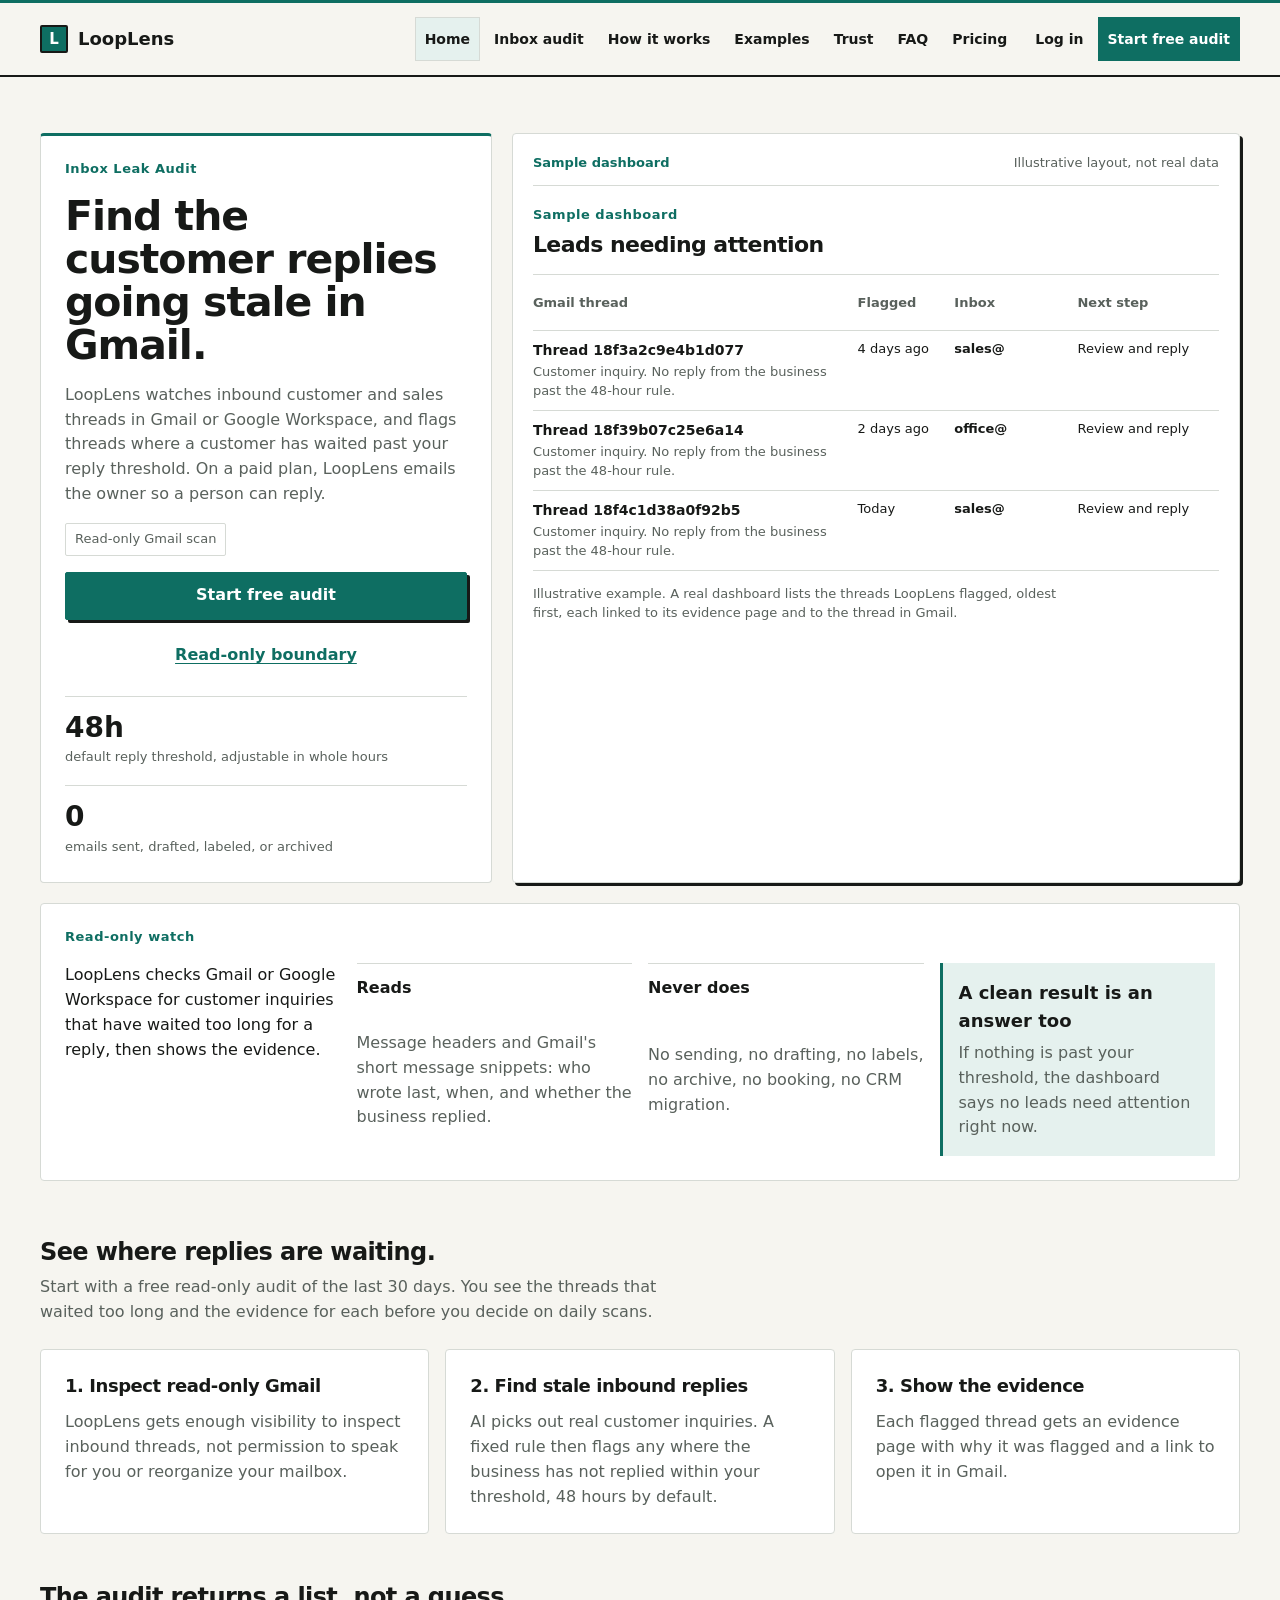
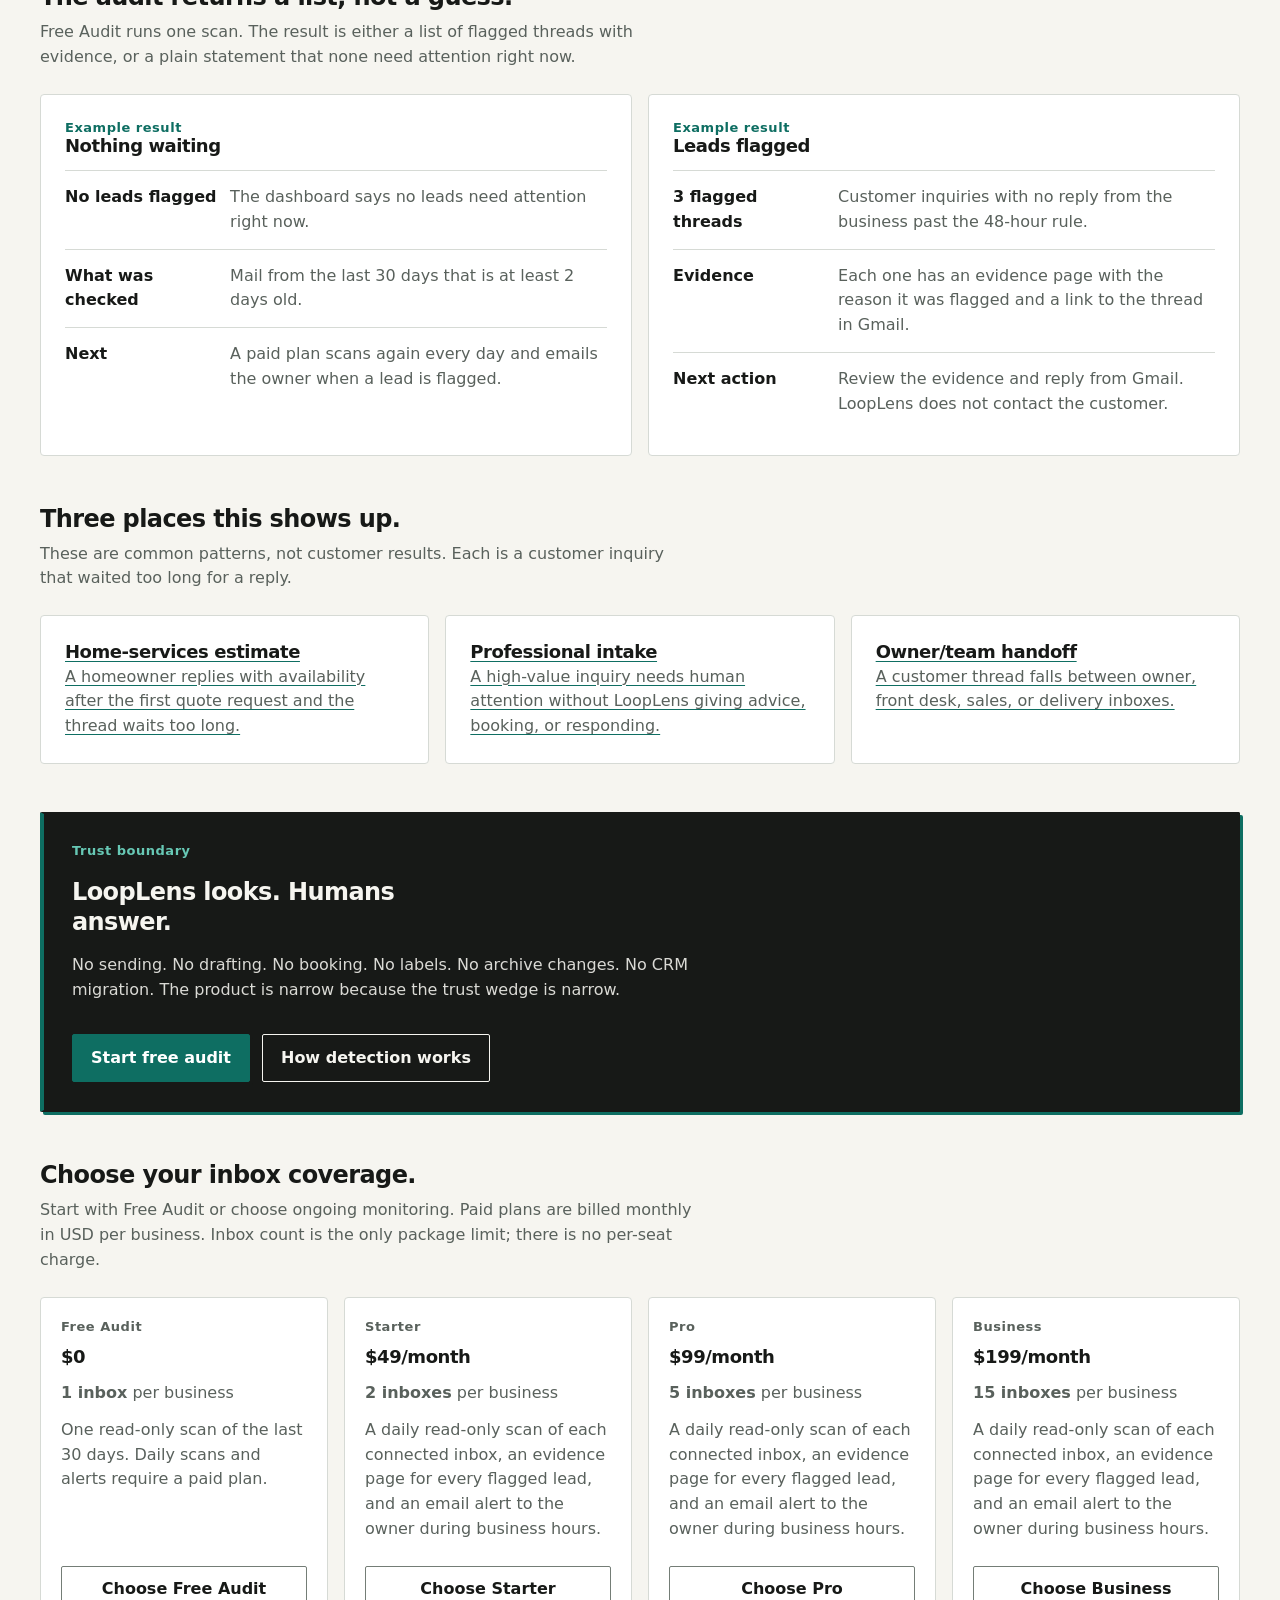
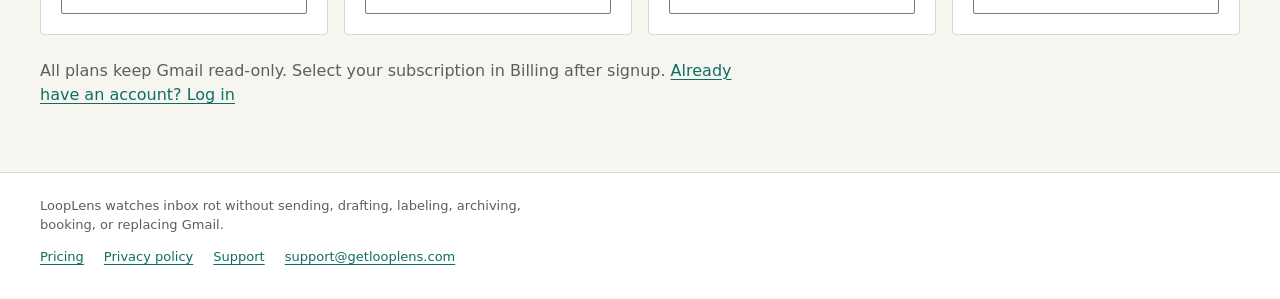
<file: index.html>
<!doctype html>
<html lang="en">
<head>
  <meta charset="utf-8" />
  <meta name="viewport" content="width=device-width, initial-scale=1" />
  <meta name="color-scheme" content="light dark" />
  <title>LoopLens | Read-only lead rot detection</title>
  <meta name="description" content="LoopLens is read-only lead rot detection for Gmail and Google Workspace inboxes." />
  <link rel="stylesheet" href="styles.css" />
</head>
<body>
  <a class="skip-link" href="#main">Skip to content</a>
  <header class="site-header">
  <div class="header-inner">
    <a class="brand" href="./"><span class="mark" aria-hidden="true"></span><span>LoopLens</span></a>
    <nav class="nav desktop-nav" aria-label="Primary">
        <a href="./" aria-current="page">Home</a>
        <a href="audit.html">Inbox audit</a>
        <a href="how-it-works.html">How it works</a>
        <a href="examples.html">Examples</a>
        <a href="trust.html">Trust</a>
        <a href="faq.html">FAQ</a>
        <a href="pricing.html">Pricing</a>
        <a class="nav-login" data-app-path="/login" href="https://app.getlooplens.com/login">Log in</a>
        <a class="primary" data-app-path="/signup?plan=free_audit" href="https://app.getlooplens.com/signup?plan=free_audit">Start free audit</a>
    </nav>
    <details class="mobile-menu">
      <summary>Menu</summary>
      <div class="mobile-menu-panel">
        <nav class="nav" aria-label="Mobile">
        <a href="./" aria-current="page">Home</a>
        <a href="audit.html">Inbox audit</a>
        <a href="how-it-works.html">How it works</a>
        <a href="examples.html">Examples</a>
        <a href="trust.html">Trust</a>
        <a href="faq.html">FAQ</a>
        <a href="pricing.html">Pricing</a>
        <a class="nav-login" data-app-path="/login" href="https://app.getlooplens.com/login">Log in</a>
        <a class="primary" data-app-path="/signup?plan=free_audit" href="https://app.getlooplens.com/signup?plan=free_audit">Start free audit</a>
        </nav>
      </div>
    </details>
  </div>
</header>

  <main id="main" class="site-main site-main--wide">
    <section class="audit-hero">
      <aside class="audit-summary">
        <p class="eyebrow">Inbox Leak Audit</p>
        <h1>Find the customer replies going stale in Gmail.</h1>
        <p>LoopLens watches inbound customer and sales threads in Gmail or Google Workspace, and flags threads where a customer has waited past your reply threshold. On a paid plan, LoopLens emails the owner so a person can reply.</p>
        <div class="stamp">Read-only Gmail scan</div>
        <div class="actions hero-actions">
          <a class="button primary hero-primary" data-app-path="/signup?plan=free_audit" href="https://app.getlooplens.com/signup?plan=free_audit">Start free audit</a>
          <a class="button hero-secondary" href="trust.html">Read-only boundary</a>
        </div>
        <div class="metric"><strong>48h</strong><span>default reply threshold, adjustable in whole hours</span></div>
        <div class="metric"><strong>0</strong><span>emails sent, drafted, labeled, or archived</span></div>
      </aside>

      <section class="audit-sheet sample-report" aria-label="Sample inbox leak audit report">
        <div class="report-artifact-top">
          <span>Sample dashboard</span>
          <span>Illustrative layout, not real data</span>
        </div>
        <div class="sample-watermark">Sample</div>
        <div class="sheet-banner">
          <div>
            <p class="kicker">Sample dashboard</p>
            <h2>Leads needing attention</h2>
          </div>
        </div>
        <div class="sheet-head"><div>Gmail thread</div><div>Flagged</div><div>Inbox</div><div>Next step</div></div>
        <div class="thread-row">
          <div><div class="subject">Thread 18f3a2c9e4b1d077</div><div class="why">Customer inquiry. No reply from the business past the 48-hour rule.</div></div>
          <div class="age" data-label="Flagged">4 days ago</div><div class="owner" data-label="Inbox">sales@</div><div class="risk" data-label="Next step">Review and reply</div>
        </div>
        <div class="thread-row">
          <div><div class="subject">Thread 18f39b07c25e6a14</div><div class="why">Customer inquiry. No reply from the business past the 48-hour rule.</div></div>
          <div class="age" data-label="Flagged">2 days ago</div><div class="owner" data-label="Inbox">office@</div><div class="risk" data-label="Next step">Review and reply</div>
        </div>
        <div class="thread-row">
          <div><div class="subject">Thread 18f4c1d38a0f92b5</div><div class="why">Customer inquiry. No reply from the business past the 48-hour rule.</div></div>
          <div class="age" data-label="Flagged">Today</div><div class="owner" data-label="Inbox">sales@</div><div class="risk" data-label="Next step">Review and reply</div>
        </div>
        <p class="sample-report-note">Illustrative example. A real dashboard lists the threads LoopLens flagged, oldest first, each linked to its evidence page and to the thread in Gmail.</p>
      </section>

      <aside class="audit-scope">
        <p class="kicker">Read-only watch</p>
        <p>LoopLens checks Gmail or Google Workspace for customer inquiries that have waited too long for a reply, then shows the evidence.</p>
        <div class="rule"><b>Reads</b><span>Message headers and Gmail's short message snippets: who wrote last, when, and whether the business replied.</span></div>
        <div class="rule"><b>Never does</b><span>No sending, no drafting, no labels, no archive, no booking, no CRM migration.</span></div>
        <div class="proof-note"><strong>A clean result is an answer too</strong><span>If nothing is past your threshold, the dashboard says no leads need attention right now.</span></div>
      </aside>
    </section>

    <section class="section">
      <div class="section-head">
        <h2>See where replies are waiting.</h2>
        <p>Start with a free read-only audit of the last 30 days. You see the threads that waited too long and the evidence for each before you decide on daily scans.</p>
      </div>
      <div class="grid-3">
        <div class="panel"><h3>1. Inspect read-only Gmail</h3><p>LoopLens gets enough visibility to inspect inbound threads, not permission to speak for you or reorganize your mailbox.</p></div>
        <div class="panel"><h3>2. Find stale inbound replies</h3><p>AI picks out real customer inquiries. A fixed rule then flags any where the business has not replied within your threshold, 48 hours by default.</p></div>
        <div class="panel"><h3>3. Show the evidence</h3><p>Each flagged thread gets an evidence page with why it was flagged and a link to open it in Gmail.</p></div>
      </div>
    </section>

    <section class="section" id="audit-report">
      <div class="section-head">
        <h2>The audit returns a list, not a guess.</h2>
        <p>Free Audit runs one scan. The result is either a list of flagged threads with evidence, or a plain statement that none need attention right now.</p>
      </div>
      <div class="split">
        <article class="report-card">
          <div class="score-top">
            <div><div class="label">Example result</div><h3>Nothing waiting</h3></div>
          </div>
          <div class="report-list">
            <div class="report-row"><strong>No leads flagged</strong><span>The dashboard says no leads need attention right now.</span></div>
            <div class="report-row"><strong>What was checked</strong><span>Mail from the last 30 days that is at least 2 days old.</span></div>
            <div class="report-row"><strong>Next</strong><span>A paid plan scans again every day and emails the owner when a lead is flagged.</span></div>
          </div>
        </article>
        <article class="report-card">
          <div class="score-top">
            <div><div class="label">Example result</div><h3>Leads flagged</h3></div>
          </div>
          <div class="report-list">
            <div class="report-row"><strong>3 flagged threads</strong><span>Customer inquiries with no reply from the business past the 48-hour rule.</span></div>
            <div class="report-row"><strong>Evidence</strong><span>Each one has an evidence page with the reason it was flagged and a link to the thread in Gmail.</span></div>
            <div class="report-row"><strong>Next action</strong><span>Review the evidence and reply from Gmail. LoopLens does not contact the customer.</span></div>
          </div>
        </article>
      </div>
    </section>

    <section class="section">
      <div class="section-head">
        <h2>Three places this shows up.</h2>
        <p>These are common patterns, not customer results. Each is a customer inquiry that waited too long for a reply.</p>
      </div>
      <div class="grid-3">
        <a class="example-card" href="examples.html#home-services"><h3>Home-services estimate</h3><p>A homeowner replies with availability after the first quote request and the thread waits too long.</p></a>
        <a class="example-card" href="examples.html#professional-intake"><h3>Professional intake</h3><p>A high-value inquiry needs human attention without LoopLens giving advice, booking, or responding.</p></a>
        <a class="example-card" href="examples.html#handoff"><h3>Owner/team handoff</h3><p>A customer thread falls between owner, front desk, sales, or delivery inboxes.</p></a>
      </div>
    </section>

    <section class="section">
      <div class="callout">
        <p class="eyebrow">Trust boundary</p>
        <h2>LoopLens looks. Humans answer.</h2>
        <p>No sending. No drafting. No booking. No labels. No archive changes. No CRM migration. The product is narrow because the trust wedge is narrow.</p>
        <div class="actions">
          <a class="button primary" data-app-path="/signup?plan=free_audit" href="https://app.getlooplens.com/signup?plan=free_audit">Start free audit</a>
          <a class="button" href="how-it-works.html">How detection works</a>
        </div>
      </div>
    </section>

    <section class="section" id="plans" aria-label="LoopLens packages">
      <div class="section-head">
        <h2>Choose your inbox coverage.</h2>
        <p>Start with Free Audit or choose ongoing monitoring. Paid plans are billed monthly in USD per business. Inbox count is the only package limit; there is no per-seat charge.</p>
      </div>
      <div class="pricing-grid">
        <article class="panel" data-plan="free_audit">
          <p class="label">Free Audit</p>
          <h3>$0</h3>
          <p><strong>1 inbox</strong> per business</p>
          <p>One read-only scan of the last 30 days. Daily scans and alerts require a paid plan.</p>
          <div class="actions"><a class="button" data-app-path="/signup?plan=free_audit" href="https://app.getlooplens.com/signup?plan=free_audit">Choose Free Audit</a></div>
        </article>
        <article class="panel" data-plan="starter">
          <p class="label">Starter</p>
          <h3>$49/month</h3>
          <p><strong>2 inboxes</strong> per business</p>
          <p>A daily read-only scan of each connected inbox, an evidence page for every flagged lead, and an email alert to the owner during business hours.</p>
          <div class="actions"><a class="button" data-app-path="/signup?plan=starter" href="https://app.getlooplens.com/signup?plan=starter">Choose Starter</a></div>
        </article>
        <article class="panel" data-plan="pro">
          <p class="label">Pro</p>
          <h3>$99/month</h3>
          <p><strong>5 inboxes</strong> per business</p>
          <p>A daily read-only scan of each connected inbox, an evidence page for every flagged lead, and an email alert to the owner during business hours.</p>
          <div class="actions"><a class="button" data-app-path="/signup?plan=pro" href="https://app.getlooplens.com/signup?plan=pro">Choose Pro</a></div>
        </article>
        <article class="panel" data-plan="business">
          <p class="label">Business</p>
          <h3>$199/month</h3>
          <p><strong>15 inboxes</strong> per business</p>
          <p>A daily read-only scan of each connected inbox, an evidence page for every flagged lead, and an email alert to the owner during business hours.</p>
          <div class="actions"><a class="button" data-app-path="/signup?plan=business" href="https://app.getlooplens.com/signup?plan=business">Choose Business</a></div>
        </article>
      </div>
      <p>All plans keep Gmail read-only. Select your subscription in Billing after signup. <a class="" data-app-path="/login" href="https://app.getlooplens.com/login">Already have an account? Log in</a></p>
    </section>
  </main>

  <footer class="footer"><div class="footer-inner"><p>LoopLens watches inbox rot without sending, drafting, labeling, archiving, booking, or replacing Gmail.</p><nav class="footer-nav" aria-label="Legal and support"><a href="pricing.html">Pricing</a><a href="privacy.html">Privacy policy</a><a href="support">Support</a><a href="mailto:support@getlooplens.com">support@getlooplens.com</a></nav></div></footer>
</body>
</html>
</file>
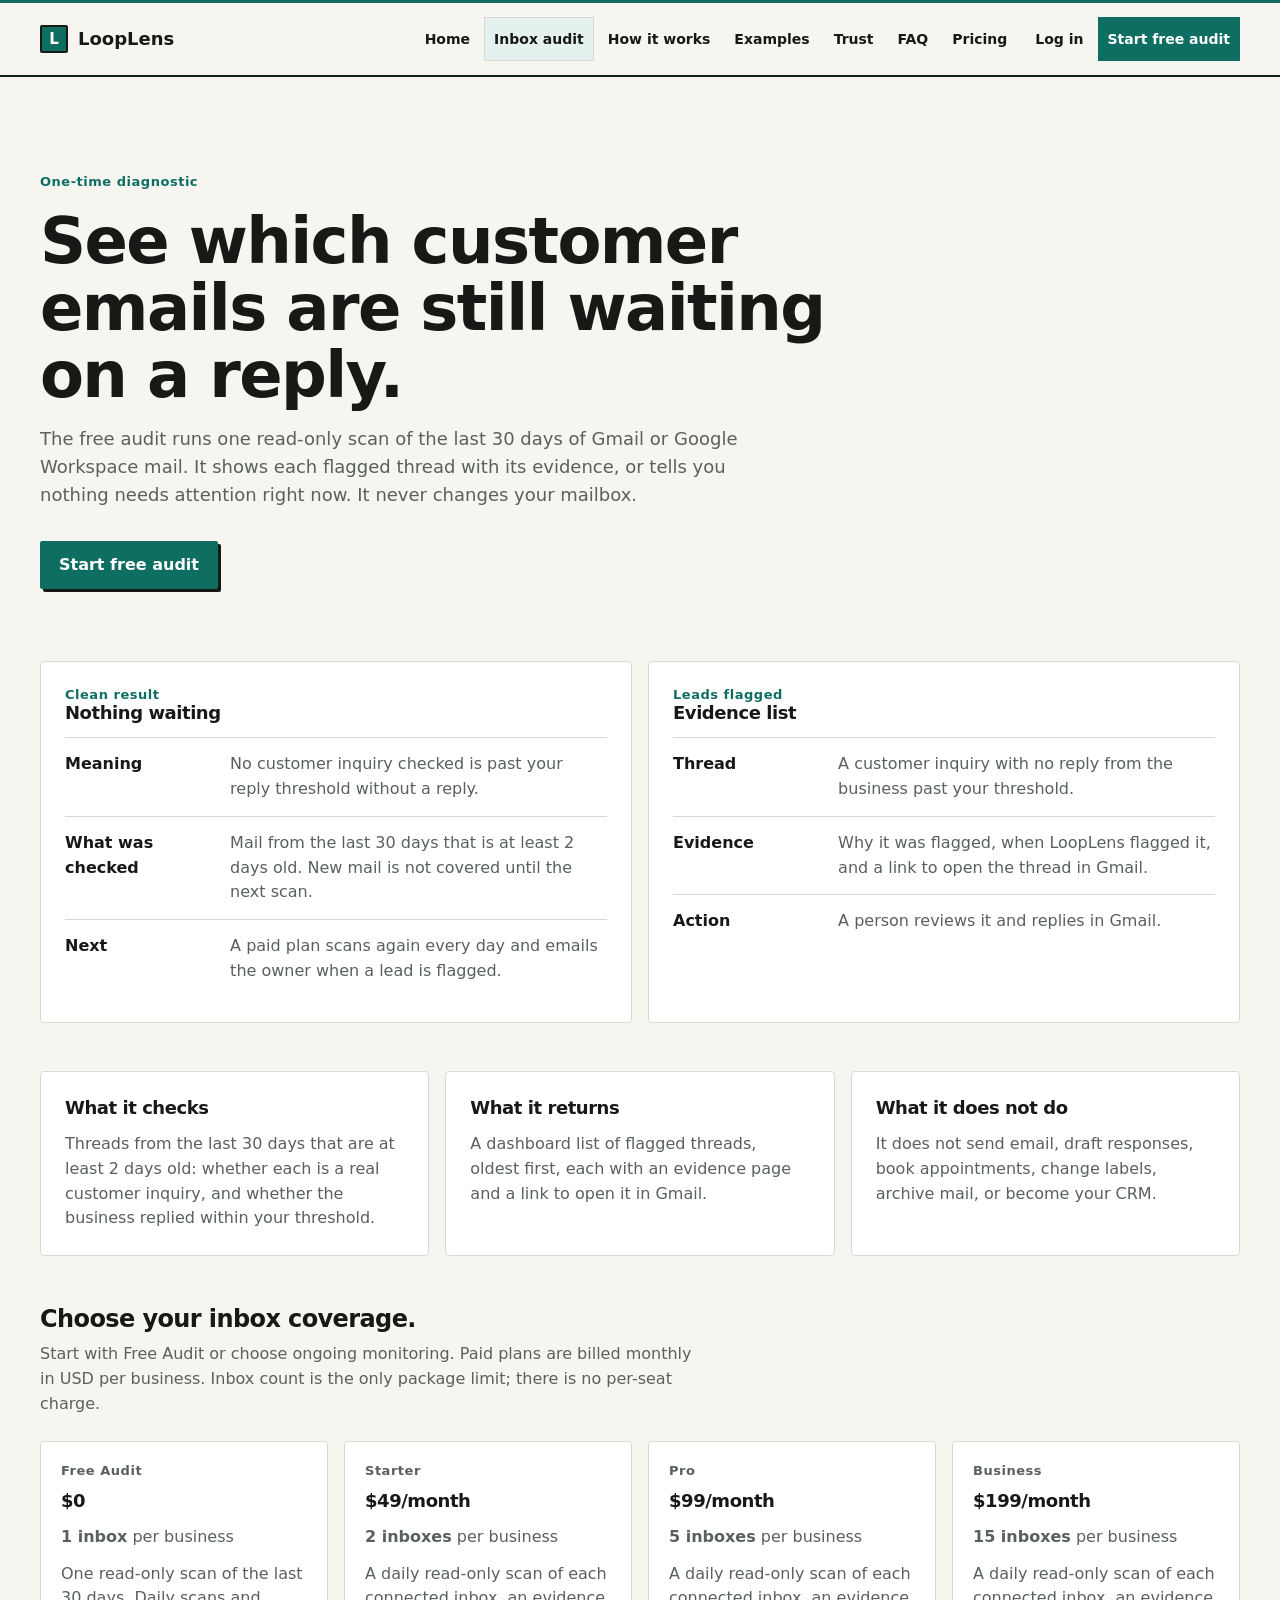
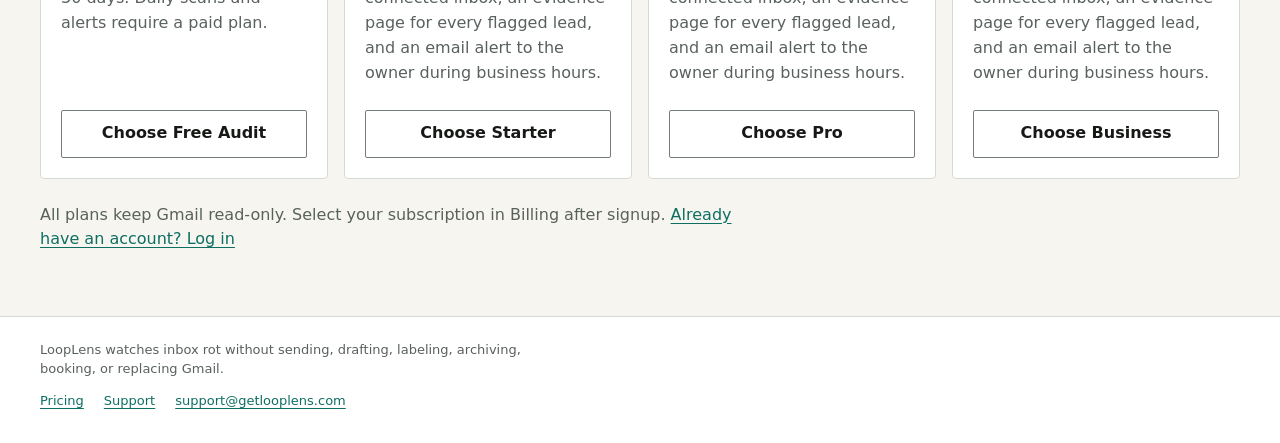
<file: audit.html>
<!doctype html>
<html lang="en">
<head>
  <meta charset="utf-8" />
  <meta name="viewport" content="width=device-width, initial-scale=1" />
  <meta name="color-scheme" content="light dark" />
  <title>Inbox Leak Audit | LoopLens</title>
  <link rel="stylesheet" href="styles.css" />
</head>
<body>
  <a class="skip-link" href="#main">Skip to content</a>
  <header class="site-header">
  <div class="header-inner">
    <a class="brand" href="./"><span class="mark" aria-hidden="true"></span><span>LoopLens</span></a>
    <nav class="nav desktop-nav" aria-label="Primary">
        <a href="./">Home</a>
        <a href="audit.html" aria-current="page">Inbox audit</a>
        <a href="how-it-works.html">How it works</a>
        <a href="examples.html">Examples</a>
        <a href="trust.html">Trust</a>
        <a href="faq.html">FAQ</a>
        <a href="pricing.html">Pricing</a>
        <a class="nav-login" data-app-path="/login" href="https://app.getlooplens.com/login">Log in</a>
        <a class="primary" data-app-path="/signup?plan=free_audit" href="https://app.getlooplens.com/signup?plan=free_audit">Start free audit</a>
    </nav>
    <details class="mobile-menu">
      <summary>Menu</summary>
      <div class="mobile-menu-panel">
        <nav class="nav" aria-label="Mobile">
        <a href="./">Home</a>
        <a href="audit.html" aria-current="page">Inbox audit</a>
        <a href="how-it-works.html">How it works</a>
        <a href="examples.html">Examples</a>
        <a href="trust.html">Trust</a>
        <a href="faq.html">FAQ</a>
        <a href="pricing.html">Pricing</a>
        <a class="nav-login" data-app-path="/login" href="https://app.getlooplens.com/login">Log in</a>
        <a class="primary" data-app-path="/signup?plan=free_audit" href="https://app.getlooplens.com/signup?plan=free_audit">Start free audit</a>
        </nav>
      </div>
    </details>
  </div>
</header>
  <main id="main" class="site-main site-main--wide">
    <section class="page-hero">
      <p class="eyebrow">One-time diagnostic</p>
      <h1>See which customer emails are still waiting on a reply.</h1>
      <p class="lede">The free audit runs one read-only scan of the last 30 days of Gmail or Google Workspace mail. It shows each flagged thread with its evidence, or tells you nothing needs attention right now. It never changes your mailbox.</p>
      <div class="actions"><a class="button primary" data-app-path="/signup?plan=free_audit" href="https://app.getlooplens.com/signup?plan=free_audit">Start free audit</a></div>
    </section>
    <section class="section">
      <div class="split">
        <article class="report-card">
          <div class="score-top"><div><div class="label">Clean result</div><h3>Nothing waiting</h3></div></div>
          <div class="report-list">
            <div class="report-row"><strong>Meaning</strong><span>No customer inquiry checked is past your reply threshold without a reply.</span></div>
            <div class="report-row"><strong>What was checked</strong><span>Mail from the last 30 days that is at least 2 days old. New mail is not covered until the next scan.</span></div>
            <div class="report-row"><strong>Next</strong><span>A paid plan scans again every day and emails the owner when a lead is flagged.</span></div>
          </div>
        </article>
        <article class="report-card">
          <div class="score-top"><div><div class="label">Leads flagged</div><h3>Evidence list</h3></div></div>
          <div class="report-list">
            <div class="report-row"><strong>Thread</strong><span>A customer inquiry with no reply from the business past your threshold.</span></div>
            <div class="report-row"><strong>Evidence</strong><span>Why it was flagged, when LoopLens flagged it, and a link to open the thread in Gmail.</span></div>
            <div class="report-row"><strong>Action</strong><span>A person reviews it and replies in Gmail.</span></div>
          </div>
        </article>
      </div>
    </section>
    <section class="section">
      <div class="grid-3">
        <div class="panel"><h3>What it checks</h3><p>Threads from the last 30 days that are at least 2 days old: whether each is a real customer inquiry, and whether the business replied within your threshold.</p></div>
        <div class="panel"><h3>What it returns</h3><p>A dashboard list of flagged threads, oldest first, each with an evidence page and a link to open it in Gmail.</p></div>
        <div class="panel"><h3>What it does not do</h3><p>It does not send email, draft responses, book appointments, change labels, archive mail, or become your CRM.</p></div>
      </div>
    </section>

    <section class="section" id="plans" aria-label="LoopLens packages">
      <div class="section-head">
        <h2>Choose your inbox coverage.</h2>
        <p>Start with Free Audit or choose ongoing monitoring. Paid plans are billed monthly in USD per business. Inbox count is the only package limit; there is no per-seat charge.</p>
      </div>
      <div class="pricing-grid">
        <article class="panel" data-plan="free_audit">
          <p class="label">Free Audit</p>
          <h3>$0</h3>
          <p><strong>1 inbox</strong> per business</p>
          <p>One read-only scan of the last 30 days. Daily scans and alerts require a paid plan.</p>
          <div class="actions"><a class="button" data-app-path="/signup?plan=free_audit" href="https://app.getlooplens.com/signup?plan=free_audit">Choose Free Audit</a></div>
        </article>
        <article class="panel" data-plan="starter">
          <p class="label">Starter</p>
          <h3>$49/month</h3>
          <p><strong>2 inboxes</strong> per business</p>
          <p>A daily read-only scan of each connected inbox, an evidence page for every flagged lead, and an email alert to the owner during business hours.</p>
          <div class="actions"><a class="button" data-app-path="/signup?plan=starter" href="https://app.getlooplens.com/signup?plan=starter">Choose Starter</a></div>
        </article>
        <article class="panel" data-plan="pro">
          <p class="label">Pro</p>
          <h3>$99/month</h3>
          <p><strong>5 inboxes</strong> per business</p>
          <p>A daily read-only scan of each connected inbox, an evidence page for every flagged lead, and an email alert to the owner during business hours.</p>
          <div class="actions"><a class="button" data-app-path="/signup?plan=pro" href="https://app.getlooplens.com/signup?plan=pro">Choose Pro</a></div>
        </article>
        <article class="panel" data-plan="business">
          <p class="label">Business</p>
          <h3>$199/month</h3>
          <p><strong>15 inboxes</strong> per business</p>
          <p>A daily read-only scan of each connected inbox, an evidence page for every flagged lead, and an email alert to the owner during business hours.</p>
          <div class="actions"><a class="button" data-app-path="/signup?plan=business" href="https://app.getlooplens.com/signup?plan=business">Choose Business</a></div>
        </article>
      </div>
      <p>All plans keep Gmail read-only. Select your subscription in Billing after signup. <a class="" data-app-path="/login" href="https://app.getlooplens.com/login">Already have an account? Log in</a></p>
    </section>
  </main>
  <footer class="footer"><div class="footer-inner"><p>LoopLens watches inbox rot without sending, drafting, labeling, archiving, booking, or replacing Gmail.</p><nav class="footer-nav" aria-label="Legal and support"><a href="pricing.html">Pricing</a><a href="support">Support</a><a href="mailto:support@getlooplens.com">support@getlooplens.com</a></nav></div></footer>
</body>
</html>
</file>
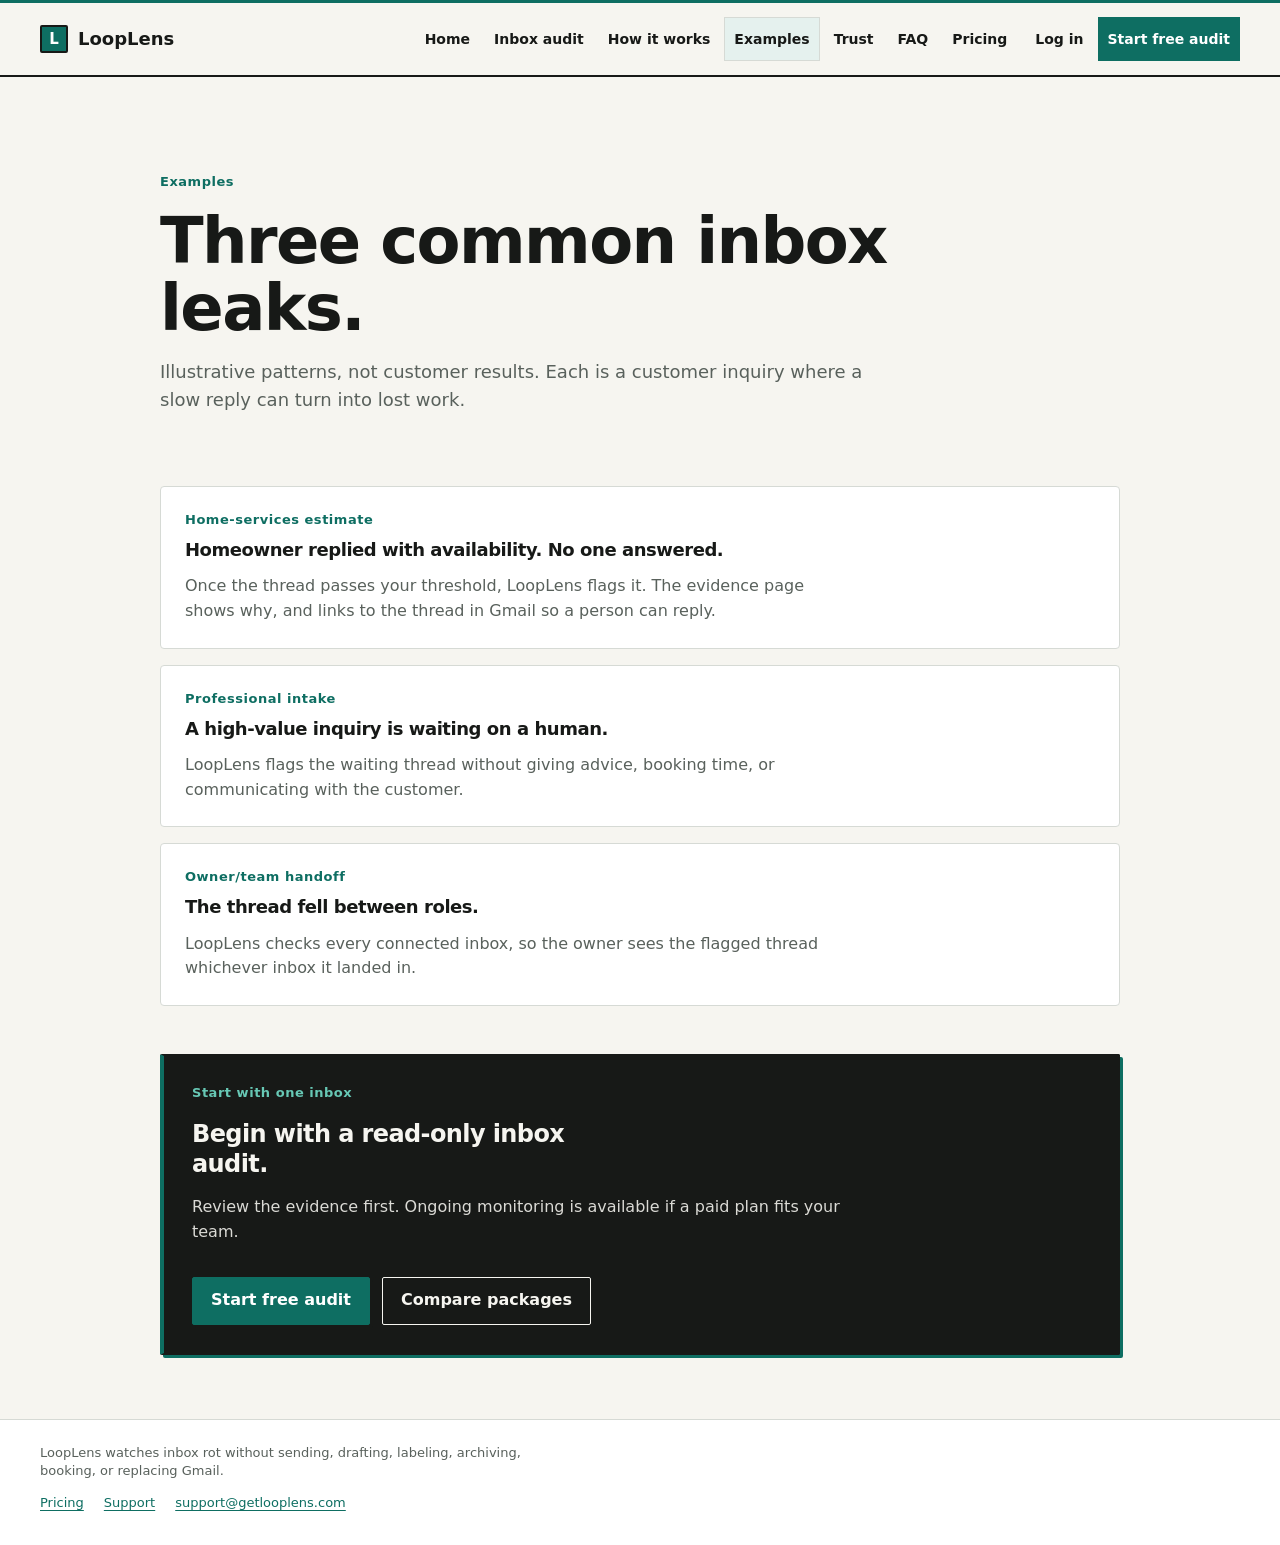
<file: examples.html>
<!doctype html>
<html lang="en">
<head><meta charset="utf-8" /><meta name="viewport" content="width=device-width, initial-scale=1" /><meta name="color-scheme" content="light dark" /><title>Examples | LoopLens</title><link rel="stylesheet" href="styles.css" /></head>
<body>
  <a class="skip-link" href="#main">Skip to content</a>
  <header class="site-header">
  <div class="header-inner">
    <a class="brand" href="./"><span class="mark" aria-hidden="true"></span><span>LoopLens</span></a>
    <nav class="nav desktop-nav" aria-label="Primary">
        <a href="./">Home</a>
        <a href="audit.html">Inbox audit</a>
        <a href="how-it-works.html">How it works</a>
        <a href="examples.html" aria-current="page">Examples</a>
        <a href="trust.html">Trust</a>
        <a href="faq.html">FAQ</a>
        <a href="pricing.html">Pricing</a>
        <a class="nav-login" data-app-path="/login" href="https://app.getlooplens.com/login">Log in</a>
        <a class="primary" data-app-path="/signup?plan=free_audit" href="https://app.getlooplens.com/signup?plan=free_audit">Start free audit</a>
    </nav>
    <details class="mobile-menu">
      <summary>Menu</summary>
      <div class="mobile-menu-panel">
        <nav class="nav" aria-label="Mobile">
        <a href="./">Home</a>
        <a href="audit.html">Inbox audit</a>
        <a href="how-it-works.html">How it works</a>
        <a href="examples.html" aria-current="page">Examples</a>
        <a href="trust.html">Trust</a>
        <a href="faq.html">FAQ</a>
        <a href="pricing.html">Pricing</a>
        <a class="nav-login" data-app-path="/login" href="https://app.getlooplens.com/login">Log in</a>
        <a class="primary" data-app-path="/signup?plan=free_audit" href="https://app.getlooplens.com/signup?plan=free_audit">Start free audit</a>
        </nav>
      </div>
    </details>
  </div>
</header>
  <main id="main" class="site-main">
    <section class="page-hero"><p class="eyebrow">Examples</p><h1>Three common inbox leaks.</h1><p class="lede">Illustrative patterns, not customer results. Each is a customer inquiry where a slow reply can turn into lost work.</p></section>
    <section class="section stack">
      <article class="report-card" id="home-services"><div class="label">Home-services estimate</div><h3>Homeowner replied with availability. No one answered.</h3><p>Once the thread passes your threshold, LoopLens flags it. The evidence page shows why, and links to the thread in Gmail so a person can reply.</p></article>
      <article class="report-card" id="professional-intake"><div class="label">Professional intake</div><h3>A high-value inquiry is waiting on a human.</h3><p>LoopLens flags the waiting thread without giving advice, booking time, or communicating with the customer.</p></article>
      <article class="report-card" id="handoff"><div class="label">Owner/team handoff</div><h3>The thread fell between roles.</h3><p>LoopLens checks every connected inbox, so the owner sees the flagged thread whichever inbox it landed in.</p></article>
    </section>

    <section class="section page-end-cta">
      <div class="callout">
        <p class="eyebrow">Start with one inbox</p>
        <h2>Begin with a read-only inbox audit.</h2>
        <p>Review the evidence first. Ongoing monitoring is available if a paid plan fits your team.</p>
        <div class="actions">
          <a class="button primary" data-app-path="/signup?plan=free_audit" href="https://app.getlooplens.com/signup?plan=free_audit">Start free audit</a>
          <a class="button" href="pricing.html">Compare packages</a>
        </div>
      </div>
    </section>
  </main>
  <footer class="footer"><div class="footer-inner"><p>LoopLens watches inbox rot without sending, drafting, labeling, archiving, booking, or replacing Gmail.</p><nav class="footer-nav" aria-label="Legal and support"><a href="pricing.html">Pricing</a><a href="support">Support</a><a href="mailto:support@getlooplens.com">support@getlooplens.com</a></nav></div></footer>
</body>
</html>
</file>
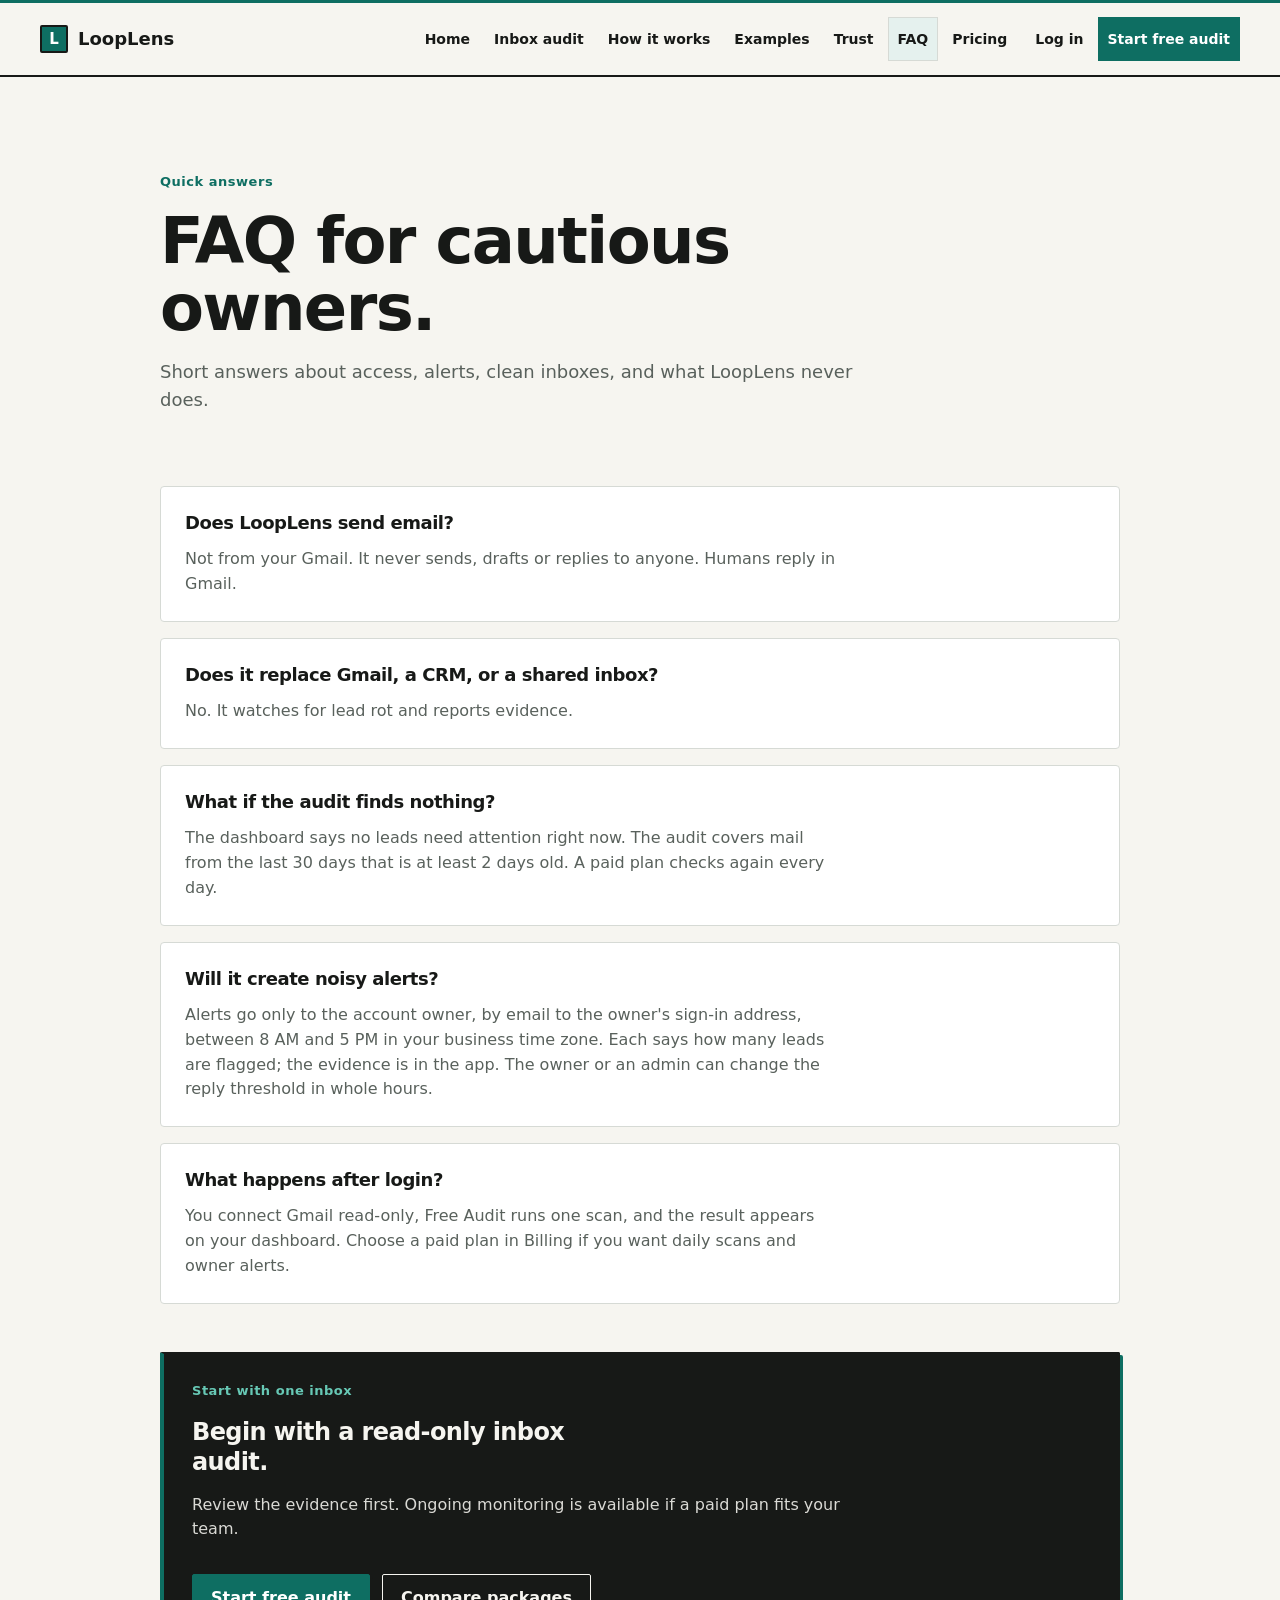
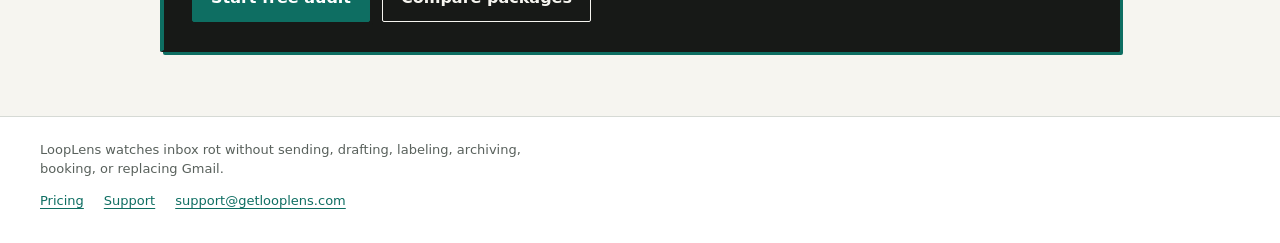
<file: faq.html>
<!doctype html>
<html lang="en">
<head><meta charset="utf-8" /><meta name="viewport" content="width=device-width, initial-scale=1" /><meta name="color-scheme" content="light dark" /><title>FAQ | LoopLens</title><link rel="stylesheet" href="styles.css" /></head>
<body>
  <a class="skip-link" href="#main">Skip to content</a>
  <header class="site-header">
  <div class="header-inner">
    <a class="brand" href="./"><span class="mark" aria-hidden="true"></span><span>LoopLens</span></a>
    <nav class="nav desktop-nav" aria-label="Primary">
        <a href="./">Home</a>
        <a href="audit.html">Inbox audit</a>
        <a href="how-it-works.html">How it works</a>
        <a href="examples.html">Examples</a>
        <a href="trust.html">Trust</a>
        <a href="faq.html" aria-current="page">FAQ</a>
        <a href="pricing.html">Pricing</a>
        <a class="nav-login" data-app-path="/login" href="https://app.getlooplens.com/login">Log in</a>
        <a class="primary" data-app-path="/signup?plan=free_audit" href="https://app.getlooplens.com/signup?plan=free_audit">Start free audit</a>
    </nav>
    <details class="mobile-menu">
      <summary>Menu</summary>
      <div class="mobile-menu-panel">
        <nav class="nav" aria-label="Mobile">
        <a href="./">Home</a>
        <a href="audit.html">Inbox audit</a>
        <a href="how-it-works.html">How it works</a>
        <a href="examples.html">Examples</a>
        <a href="trust.html">Trust</a>
        <a href="faq.html" aria-current="page">FAQ</a>
        <a href="pricing.html">Pricing</a>
        <a class="nav-login" data-app-path="/login" href="https://app.getlooplens.com/login">Log in</a>
        <a class="primary" data-app-path="/signup?plan=free_audit" href="https://app.getlooplens.com/signup?plan=free_audit">Start free audit</a>
        </nav>
      </div>
    </details>
  </div>
</header>
  <main id="main" class="site-main">
    <section class="page-hero"><p class="eyebrow">Quick answers</p><h1>FAQ for cautious owners.</h1><p class="lede">Short answers about access, alerts, clean inboxes, and what LoopLens never does.</p></section>
    <section class="section stack">
      <div class="faq-item"><h3>Does LoopLens send email?</h3><p>Not from your Gmail. It never sends, drafts or replies to anyone. Humans reply in Gmail.</p></div>
      <div class="faq-item"><h3>Does it replace Gmail, a CRM, or a shared inbox?</h3><p>No. It watches for lead rot and reports evidence.</p></div>
      <div class="faq-item"><h3>What if the audit finds nothing?</h3><p>The dashboard says no leads need attention right now. The audit covers mail from the last 30 days that is at least 2 days old. A paid plan checks again every day.</p></div>
      <div class="faq-item"><h3>Will it create noisy alerts?</h3><p>Alerts go only to the account owner, by email to the owner's sign-in address, between 8 AM and 5 PM in your business time zone. Each says how many leads are flagged; the evidence is in the app. The owner or an admin can change the reply threshold in whole hours.</p></div>
      <div class="faq-item"><h3>What happens after login?</h3><p>You connect Gmail read-only, Free Audit runs one scan, and the result appears on your dashboard. Choose a paid plan in Billing if you want daily scans and owner alerts.</p></div>
    </section>

    <section class="section page-end-cta">
      <div class="callout">
        <p class="eyebrow">Start with one inbox</p>
        <h2>Begin with a read-only inbox audit.</h2>
        <p>Review the evidence first. Ongoing monitoring is available if a paid plan fits your team.</p>
        <div class="actions">
          <a class="button primary" data-app-path="/signup?plan=free_audit" href="https://app.getlooplens.com/signup?plan=free_audit">Start free audit</a>
          <a class="button" href="pricing.html">Compare packages</a>
        </div>
      </div>
    </section>
  </main>
  <footer class="footer"><div class="footer-inner"><p>LoopLens watches inbox rot without sending, drafting, labeling, archiving, booking, or replacing Gmail.</p><nav class="footer-nav" aria-label="Legal and support"><a href="pricing.html">Pricing</a><a href="support">Support</a><a href="mailto:support@getlooplens.com">support@getlooplens.com</a></nav></div></footer>
</body>
</html>
</file>
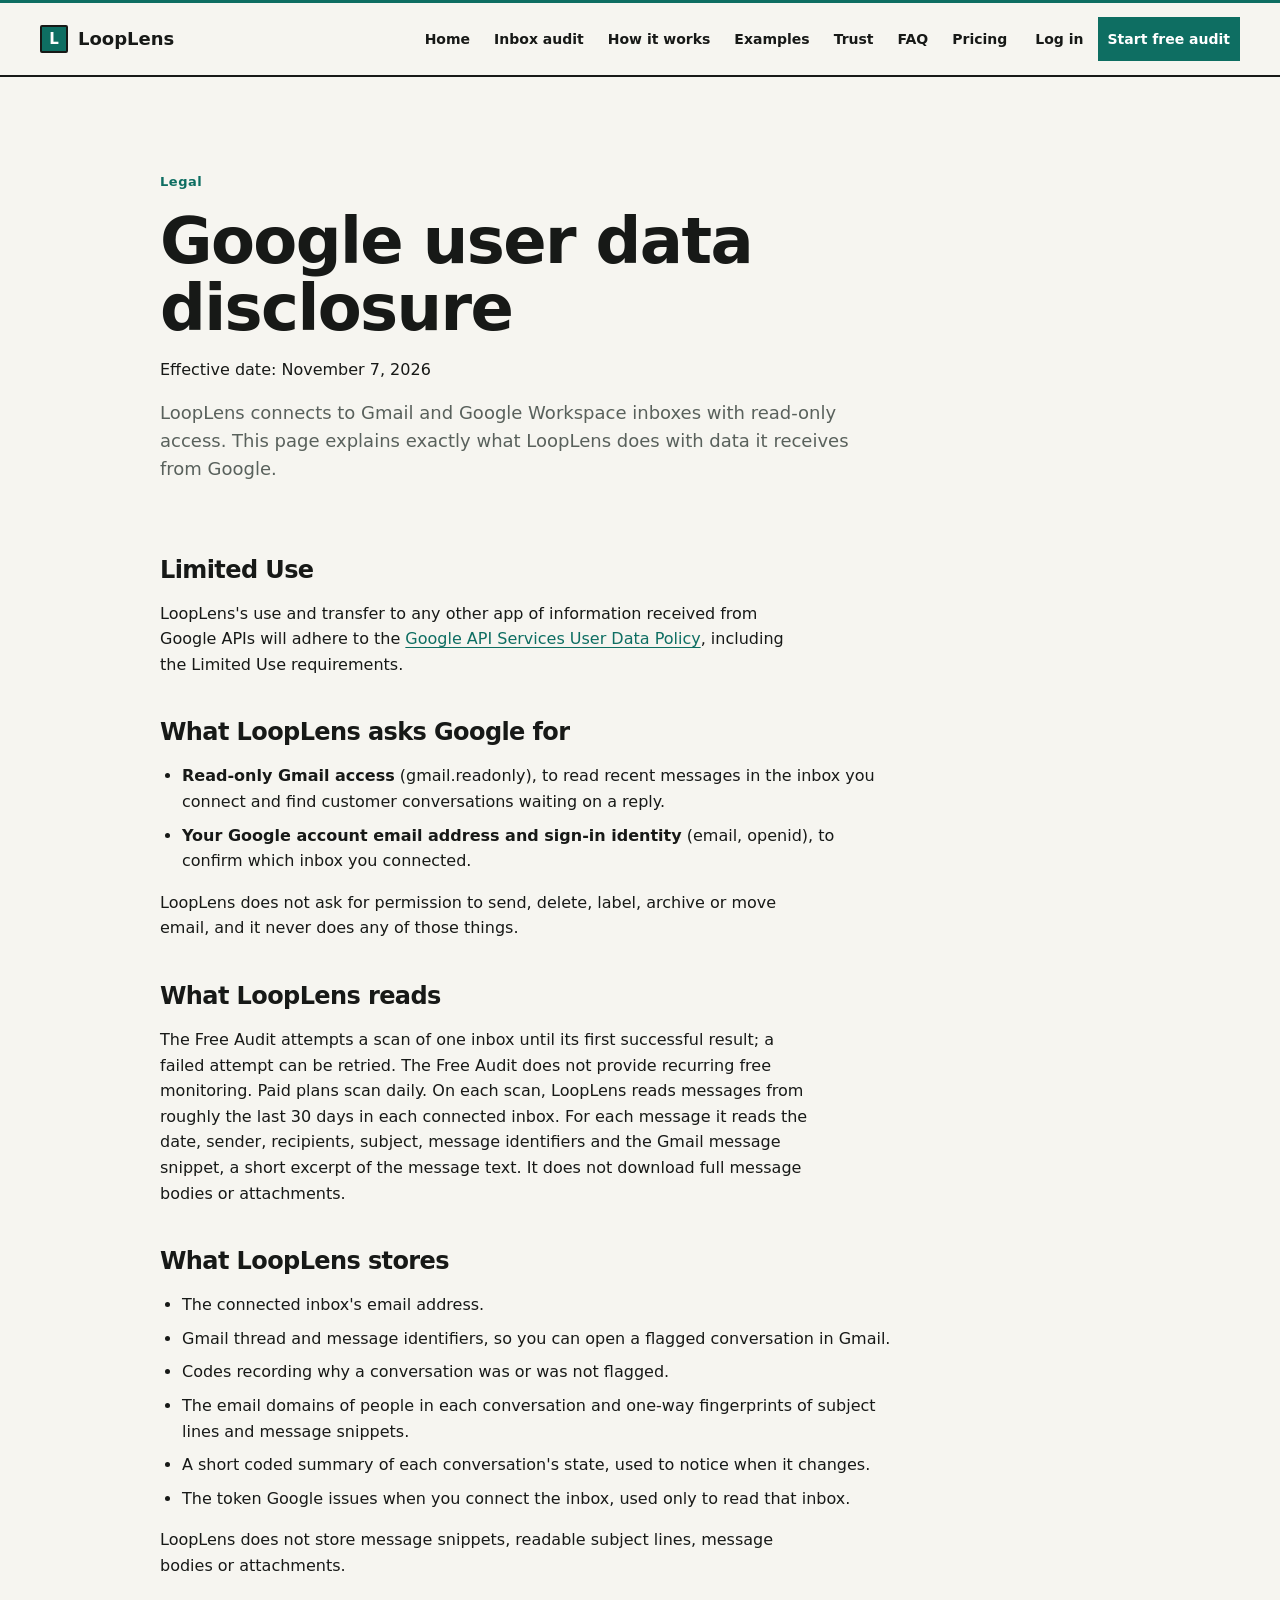
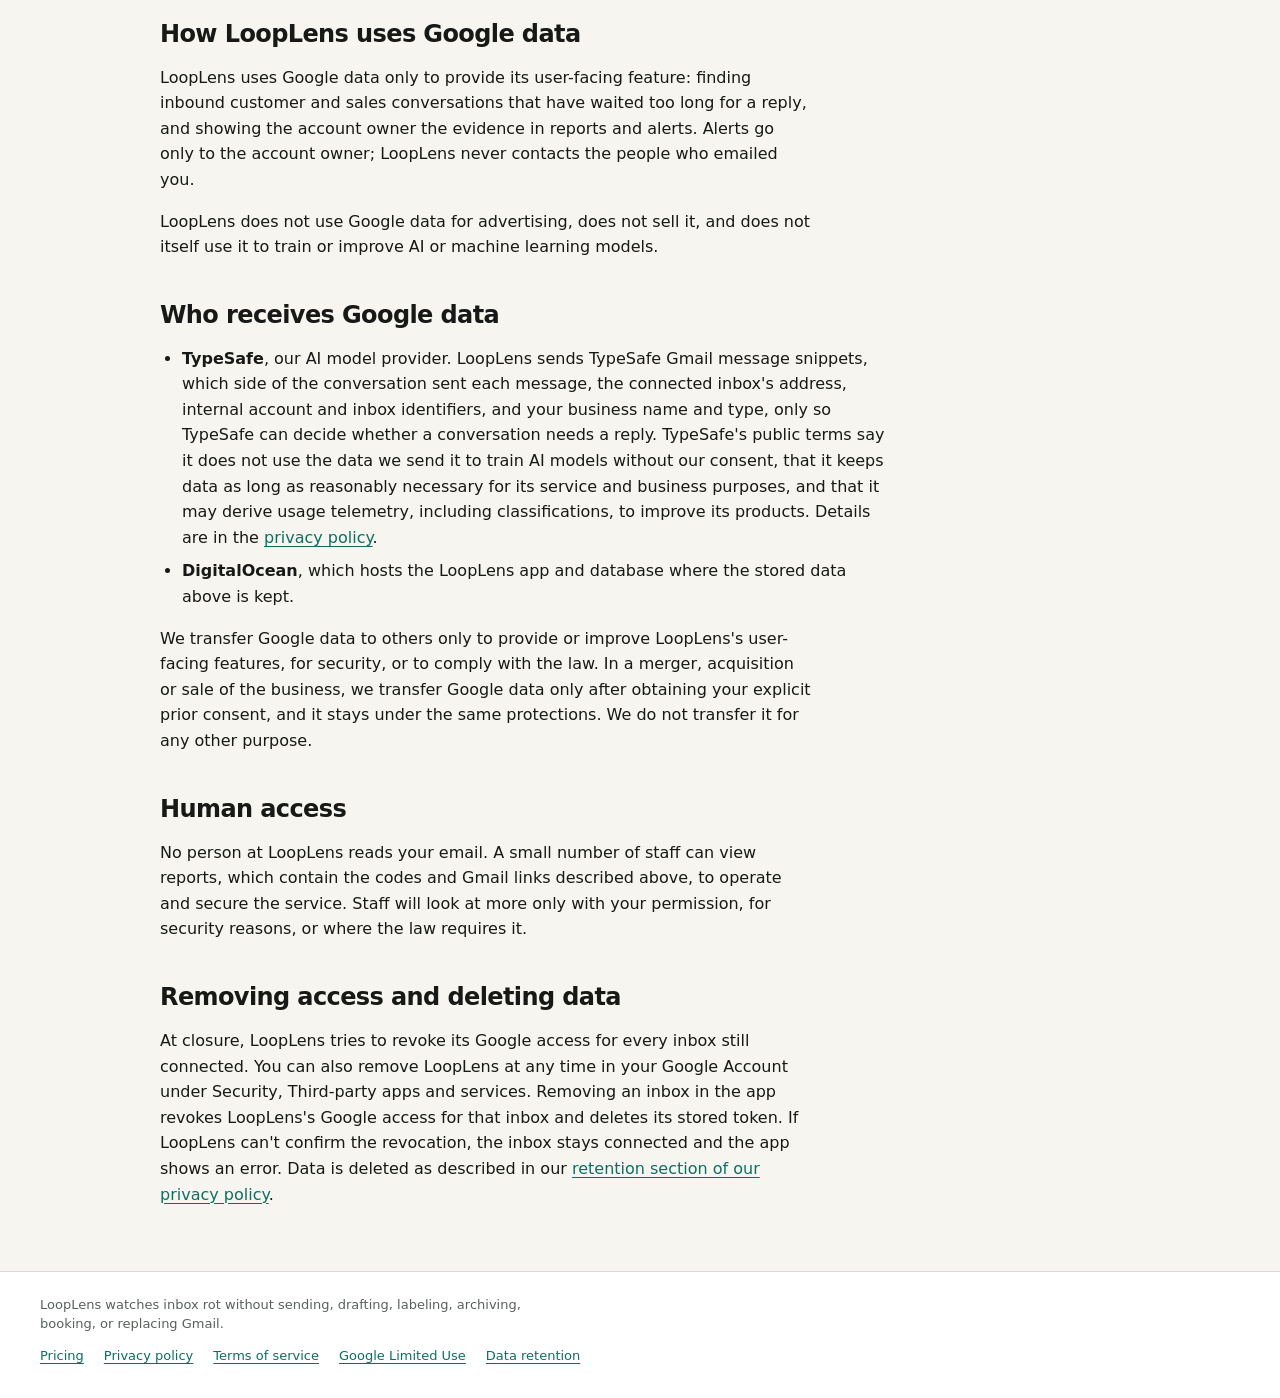
<file: google-limited-use.html>
<!doctype html>
<html lang="en">
<head><meta charset="utf-8" /><meta name="viewport" content="width=device-width, initial-scale=1" /><meta name="color-scheme" content="light dark" /><title>Google user data disclosure | LoopLens</title><meta name="description" content="How LoopLens accesses, uses, stores and shares data from Google APIs, and its compliance with the Google API Services User Data Policy, including Limited Use." /><link rel="stylesheet" href="styles.css" /></head>
<body>
  <a class="skip-link" href="#main">Skip to content</a>
  <header class="site-header">
  <div class="header-inner">
    <a class="brand" href="index.html"><span class="mark" aria-hidden="true"></span><span>LoopLens</span></a>
    <nav class="nav desktop-nav" aria-label="Primary">
        <a href="index.html">Home</a>
        <a href="https://getlooplens.com/audit.html">Inbox audit</a>
        <a href="https://getlooplens.com/how-it-works.html">How it works</a>
        <a href="https://getlooplens.com/examples.html">Examples</a>
        <a href="https://getlooplens.com/trust.html">Trust</a>
        <a href="https://getlooplens.com/faq.html">FAQ</a>
        <a href="https://getlooplens.com/pricing.html">Pricing</a>
        <a class="nav-login" data-app-path="/login" href="https://app.getlooplens.com/login">Log in</a>
        <a class="primary" data-app-path="/signup?plan=free_audit" href="https://app.getlooplens.com/signup?plan=free_audit">Start free audit</a>
    </nav>
    <details class="mobile-menu">
      <summary>Menu</summary>
      <div class="mobile-menu-panel">
        <nav class="nav" aria-label="Mobile">
        <a href="index.html">Home</a>
        <a href="https://getlooplens.com/audit.html">Inbox audit</a>
        <a href="https://getlooplens.com/how-it-works.html">How it works</a>
        <a href="https://getlooplens.com/examples.html">Examples</a>
        <a href="https://getlooplens.com/trust.html">Trust</a>
        <a href="https://getlooplens.com/faq.html">FAQ</a>
        <a href="https://getlooplens.com/pricing.html">Pricing</a>
        <a class="nav-login" data-app-path="/login" href="https://app.getlooplens.com/login">Log in</a>
        <a class="primary" data-app-path="/signup?plan=free_audit" href="https://app.getlooplens.com/signup?plan=free_audit">Start free audit</a>
        </nav>
      </div>
    </details>
  </div>
</header>
    <main id="main" class="site-main">
    <section class="page-hero"><p class="eyebrow">Legal</p><h1>Google user data disclosure</h1><p class="updated">Effective date: November 7, 2026</p><p class="lede">LoopLens connects to Gmail and Google Workspace inboxes with read-only access. This page explains exactly what LoopLens does with data it receives from Google.</p></section>
    <section class="legal">

      <h2>Limited Use</h2>
      <p>LoopLens's use and transfer to any other app of information received from Google APIs will adhere to the <a href="https://developers.google.com/terms/api-services-user-data-policy">Google API Services User Data Policy</a>, including the Limited Use requirements.</p>

      <h2>What LoopLens asks Google for</h2>
      <ul>
        <li><strong>Read-only Gmail access</strong> (gmail.readonly), to read recent messages in the inbox you connect and find customer conversations waiting on a reply.</li>
        <li><strong>Your Google account email address and sign-in identity</strong> (email, openid), to confirm which inbox you connected.</li>
      </ul>
      <p>LoopLens does not ask for permission to send, delete, label, archive or move email, and it never does any of those things.</p>

      <h2>What LoopLens reads</h2>
      <p>The Free Audit attempts a scan of one inbox until its first successful result; a failed attempt can be retried. The Free Audit does not provide recurring free monitoring. Paid plans scan daily. On each scan, LoopLens reads messages from roughly the last 30 days in each connected inbox. For each message it reads the date, sender, recipients, subject, message identifiers and the Gmail message snippet, a short excerpt of the message text. It does not download full message bodies or attachments.</p>

      <h2>What LoopLens stores</h2>
      <ul>
        <li>The connected inbox's email address.</li>
        <li>Gmail thread and message identifiers, so you can open a flagged conversation in Gmail.</li>
        <li>Codes recording why a conversation was or was not flagged.</li>
        <li>The email domains of people in each conversation and one-way fingerprints of subject lines and message snippets.</li>
        <li>A short coded summary of each conversation's state, used to notice when it changes.</li>
        <li>The token Google issues when you connect the inbox, used only to read that inbox.</li>
      </ul>
      <p>LoopLens does not store message snippets, readable subject lines, message bodies or attachments.</p>

      <h2>How LoopLens uses Google data</h2>
      <p>LoopLens uses Google data only to provide its user-facing feature: finding inbound customer and sales conversations that have waited too long for a reply, and showing the account owner the evidence in reports and alerts. Alerts go only to the account owner; LoopLens never contacts the people who emailed you.</p>
      <p>LoopLens does not use Google data for advertising, does not sell it, and does not itself use it to train or improve AI or machine learning models.</p>

      <h2>Who receives Google data</h2>
      <ul>
        <li><strong>TypeSafe</strong>, our AI model provider. LoopLens sends TypeSafe Gmail message snippets, which side of the conversation sent each message, the connected inbox's address, internal account and inbox identifiers, and your business name and type, only so TypeSafe can decide whether a conversation needs a reply. TypeSafe's public terms say it does not use the data we send it to train AI models without our consent, that it keeps data as long as reasonably necessary for its service and business purposes, and that it may derive usage telemetry, including classifications, to improve its products. Details are in the <a href="privacy.html#automated-detection">privacy policy</a>.</li>
        <li><strong>DigitalOcean</strong>, which hosts the LoopLens app and database where the stored data above is kept.</li>
      </ul>
      <p>We transfer Google data to others only to provide or improve LoopLens's user-facing features, for security, or to comply with the law. In a merger, acquisition or sale of the business, we transfer Google data only after obtaining your explicit prior consent, and it stays under the same protections. We do not transfer it for any other purpose.</p>

      <h2>Human access</h2>
      <p>No person at LoopLens reads your email. A small number of staff can view reports, which contain the codes and Gmail links described above, to operate and secure the service. Staff will look at more only with your permission, for security reasons, or where the law requires it.</p>

      <h2>Removing access and deleting data</h2>
      <p>At closure, LoopLens tries to revoke its Google access for every inbox still connected. You can also remove LoopLens at any time in your Google Account under Security, Third-party apps and services. Removing an inbox in the app revokes LoopLens's Google access for that inbox and deletes its stored token. If LoopLens can't confirm the revocation, the inbox stays connected and the app shows an error. Data is deleted as described in our <a href="privacy.html#retention">retention section of our privacy policy</a>.</p>
    </section>
  </main>

  <footer class="footer"><div class="footer-inner"><p>LoopLens watches inbox rot without sending, drafting, labeling, archiving, booking, or replacing Gmail.</p><nav class="footer-nav" aria-label="Legal"><a href="https://getlooplens.com/pricing.html">Pricing</a><a href="privacy.html">Privacy policy</a><a href="terms.html">Terms of service</a><a href="google-limited-use.html">Google Limited Use</a><a href="privacy.html#retention">Data retention</a></nav></div></footer>
</body>
</html>
</file>
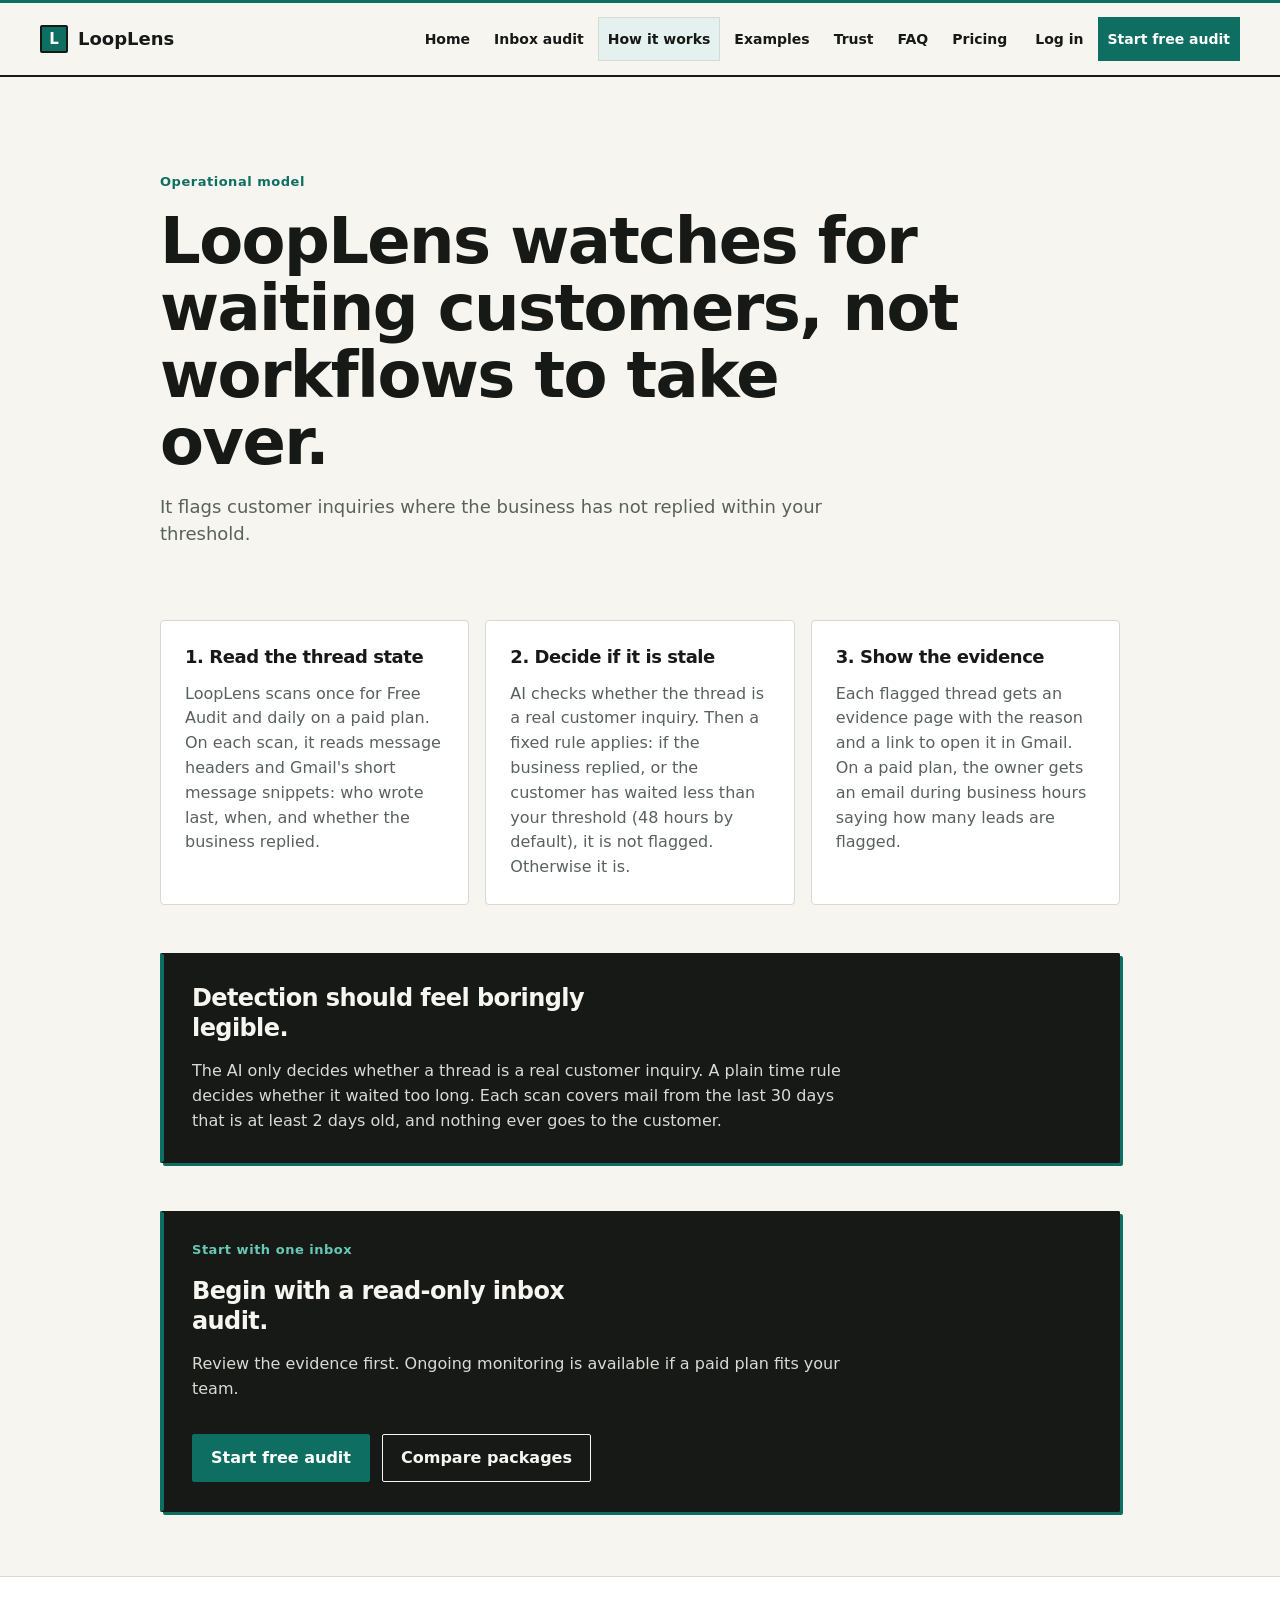
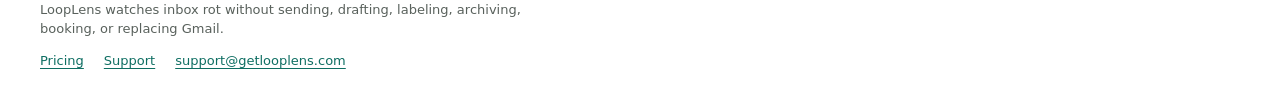
<file: how-it-works.html>
<!doctype html>
<html lang="en">
<head><meta charset="utf-8" /><meta name="viewport" content="width=device-width, initial-scale=1" /><meta name="color-scheme" content="light dark" /><title>How It Works | LoopLens</title><link rel="stylesheet" href="styles.css" /></head>
<body>
  <a class="skip-link" href="#main">Skip to content</a>
  <header class="site-header">
  <div class="header-inner">
    <a class="brand" href="./"><span class="mark" aria-hidden="true"></span><span>LoopLens</span></a>
    <nav class="nav desktop-nav" aria-label="Primary">
        <a href="./">Home</a>
        <a href="audit.html">Inbox audit</a>
        <a href="how-it-works.html" aria-current="page">How it works</a>
        <a href="examples.html">Examples</a>
        <a href="trust.html">Trust</a>
        <a href="faq.html">FAQ</a>
        <a href="pricing.html">Pricing</a>
        <a class="nav-login" data-app-path="/login" href="https://app.getlooplens.com/login">Log in</a>
        <a class="primary" data-app-path="/signup?plan=free_audit" href="https://app.getlooplens.com/signup?plan=free_audit">Start free audit</a>
    </nav>
    <details class="mobile-menu">
      <summary>Menu</summary>
      <div class="mobile-menu-panel">
        <nav class="nav" aria-label="Mobile">
        <a href="./">Home</a>
        <a href="audit.html">Inbox audit</a>
        <a href="how-it-works.html" aria-current="page">How it works</a>
        <a href="examples.html">Examples</a>
        <a href="trust.html">Trust</a>
        <a href="faq.html">FAQ</a>
        <a href="pricing.html">Pricing</a>
        <a class="nav-login" data-app-path="/login" href="https://app.getlooplens.com/login">Log in</a>
        <a class="primary" data-app-path="/signup?plan=free_audit" href="https://app.getlooplens.com/signup?plan=free_audit">Start free audit</a>
        </nav>
      </div>
    </details>
  </div>
</header>
  <main id="main" class="site-main">
    <section class="page-hero"><p class="eyebrow">Operational model</p><h1>LoopLens watches for waiting customers, not workflows to take over.</h1><p class="lede">It flags customer inquiries where the business has not replied within your threshold.</p></section>
    <section class="section"><div class="grid-3"><div class="panel"><h3>1. Read the thread state</h3><p>LoopLens scans once for Free Audit and daily on a paid plan. On each scan, it reads message headers and Gmail's short message snippets: who wrote last, when, and whether the business replied.</p></div><div class="panel"><h3>2. Decide if it is stale</h3><p>AI checks whether the thread is a real customer inquiry. Then a fixed rule applies: if the business replied, or the customer has waited less than your threshold (48 hours by default), it is not flagged. Otherwise it is.</p></div><div class="panel"><h3>3. Show the evidence</h3><p>Each flagged thread gets an evidence page with the reason and a link to open it in Gmail. On a paid plan, the owner gets an email during business hours saying how many leads are flagged.</p></div></div></section>
    <section class="section"><div class="callout"><h2>Detection should feel boringly legible.</h2><p>The AI only decides whether a thread is a real customer inquiry. A plain time rule decides whether it waited too long. Each scan covers mail from the last 30 days that is at least 2 days old, and nothing ever goes to the customer.</p></div></section>

    <section class="section page-end-cta">
      <div class="callout">
        <p class="eyebrow">Start with one inbox</p>
        <h2>Begin with a read-only inbox audit.</h2>
        <p>Review the evidence first. Ongoing monitoring is available if a paid plan fits your team.</p>
        <div class="actions">
          <a class="button primary" data-app-path="/signup?plan=free_audit" href="https://app.getlooplens.com/signup?plan=free_audit">Start free audit</a>
          <a class="button" href="pricing.html">Compare packages</a>
        </div>
      </div>
    </section>
  </main>
  <footer class="footer"><div class="footer-inner"><p>LoopLens watches inbox rot without sending, drafting, labeling, archiving, booking, or replacing Gmail.</p><nav class="footer-nav" aria-label="Legal and support"><a href="pricing.html">Pricing</a><a href="support">Support</a><a href="mailto:support@getlooplens.com">support@getlooplens.com</a></nav></div></footer>
</body>
</html>
</file>
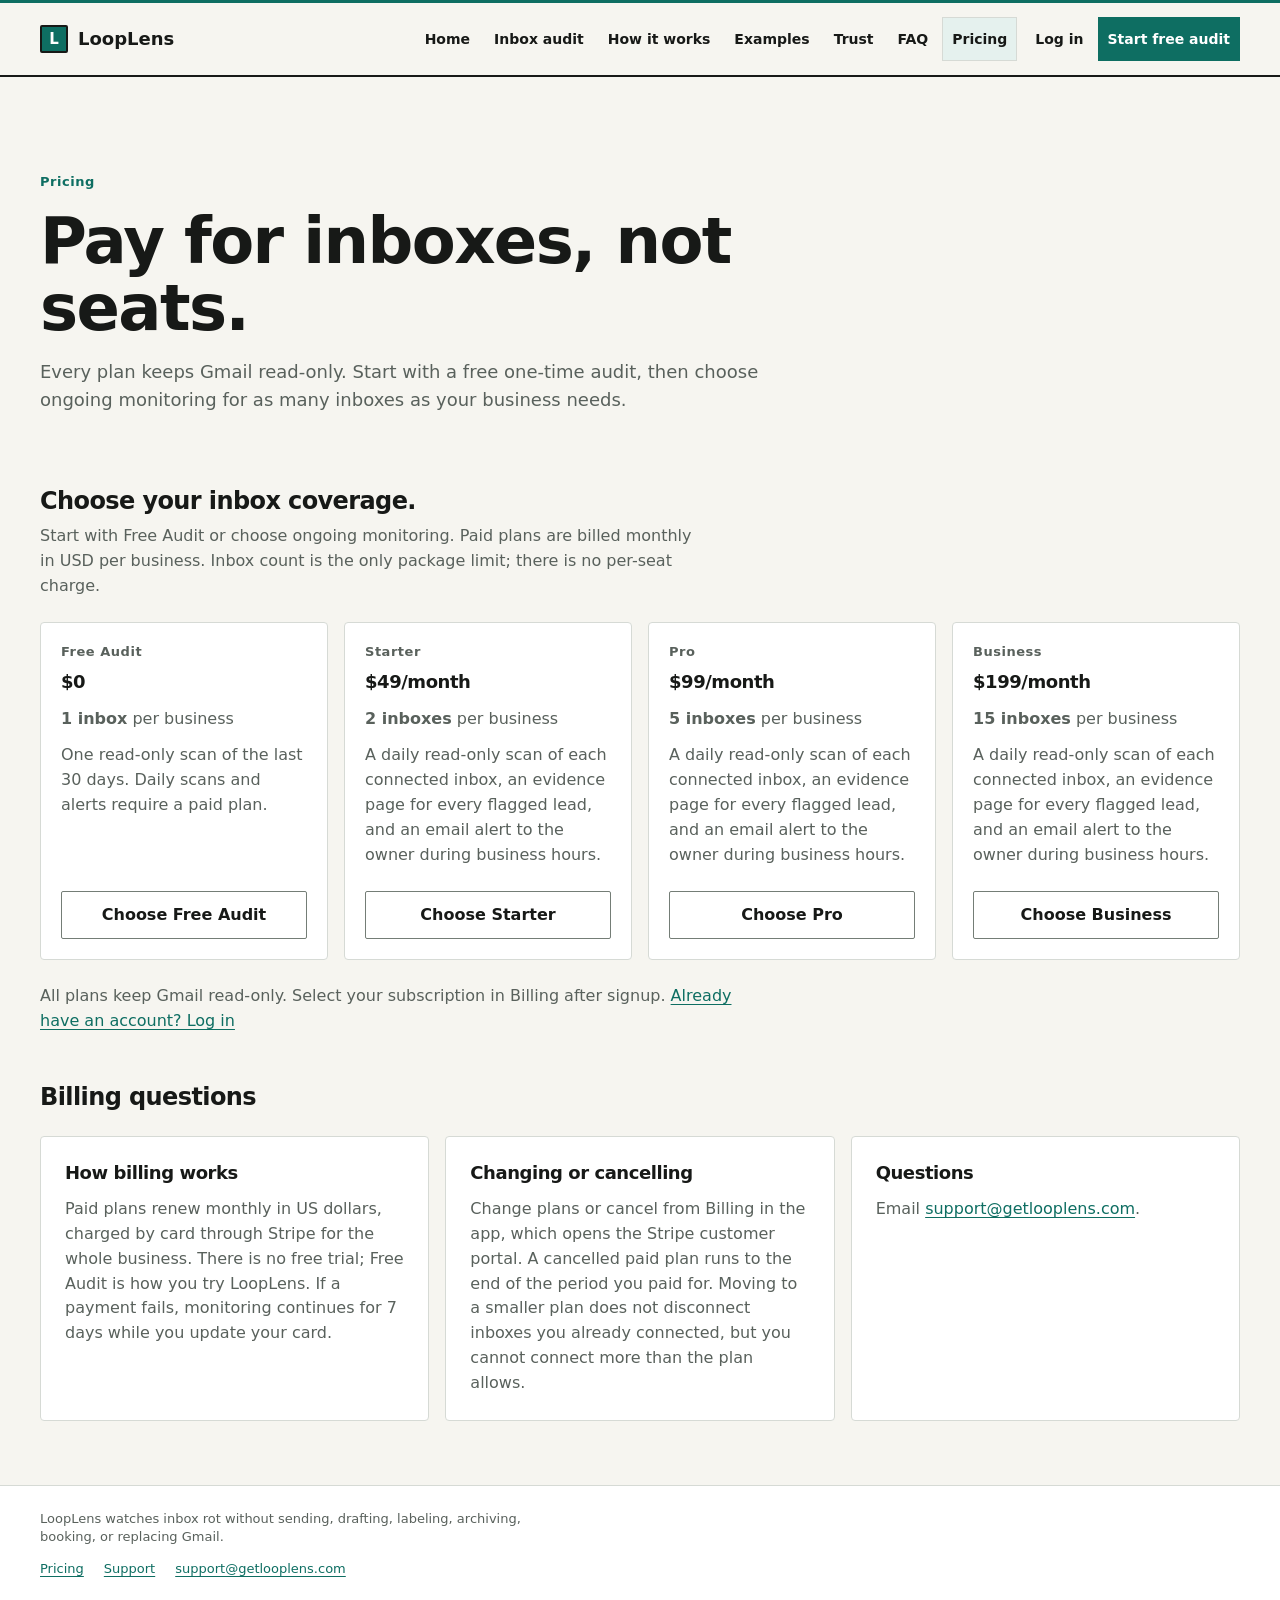
<file: pricing.html>
<!doctype html>
<html lang="en">
<head><meta charset="utf-8" /><meta name="viewport" content="width=device-width, initial-scale=1" /><meta name="color-scheme" content="light dark" /><title>Pricing | LoopLens</title><meta name="description" content="LoopLens plans: Free Audit, Starter, Pro and Business. Billed monthly in USD per business, priced by inbox count." /><link rel="stylesheet" href="styles.css" /></head>
<body>
  <a class="skip-link" href="#main">Skip to content</a>
  <header class="site-header">
  <div class="header-inner">
    <a class="brand" href="./"><span class="mark" aria-hidden="true"></span><span>LoopLens</span></a>
    <nav class="nav desktop-nav" aria-label="Primary">
        <a href="./">Home</a>
        <a href="audit.html">Inbox audit</a>
        <a href="how-it-works.html">How it works</a>
        <a href="examples.html">Examples</a>
        <a href="trust.html">Trust</a>
        <a href="faq.html">FAQ</a>
        <a href="pricing.html" aria-current="page">Pricing</a>
        <a class="nav-login" data-app-path="/login" href="https://app.getlooplens.com/login">Log in</a>
        <a class="primary" data-app-path="/signup?plan=free_audit" href="https://app.getlooplens.com/signup?plan=free_audit">Start free audit</a>
    </nav>
    <details class="mobile-menu">
      <summary>Menu</summary>
      <div class="mobile-menu-panel">
        <nav class="nav" aria-label="Mobile">
        <a href="./">Home</a>
        <a href="audit.html">Inbox audit</a>
        <a href="how-it-works.html">How it works</a>
        <a href="examples.html">Examples</a>
        <a href="trust.html">Trust</a>
        <a href="faq.html">FAQ</a>
        <a href="pricing.html" aria-current="page">Pricing</a>
        <a class="nav-login" data-app-path="/login" href="https://app.getlooplens.com/login">Log in</a>
        <a class="primary" data-app-path="/signup?plan=free_audit" href="https://app.getlooplens.com/signup?plan=free_audit">Start free audit</a>
        </nav>
      </div>
    </details>
  </div>
</header>
    <main id="main" class="site-main site-main--wide">
    <section class="page-hero"><p class="eyebrow">Pricing</p><h1>Pay for inboxes, not seats.</h1><p class="lede">Every plan keeps Gmail read-only. Start with a free one-time audit, then choose ongoing monitoring for as many inboxes as your business needs.</p></section>
    <section class="section" id="plans" aria-label="LoopLens packages">
      <div class="section-head">
        <h2>Choose your inbox coverage.</h2>
        <p>Start with Free Audit or choose ongoing monitoring. Paid plans are billed monthly in USD per business. Inbox count is the only package limit; there is no per-seat charge.</p>
      </div>
      <div class="pricing-grid">
        <article class="panel" data-plan="free_audit">
          <p class="label">Free Audit</p>
          <h3>$0</h3>
          <p><strong>1 inbox</strong> per business</p>
          <p>One read-only scan of the last 30 days. Daily scans and alerts require a paid plan.</p>
          <div class="actions"><a class="button" data-app-path="/signup?plan=free_audit" href="https://app.getlooplens.com/signup?plan=free_audit">Choose Free Audit</a></div>
        </article>
        <article class="panel" data-plan="starter">
          <p class="label">Starter</p>
          <h3>$49/month</h3>
          <p><strong>2 inboxes</strong> per business</p>
          <p>A daily read-only scan of each connected inbox, an evidence page for every flagged lead, and an email alert to the owner during business hours.</p>
          <div class="actions"><a class="button" data-app-path="/signup?plan=starter" href="https://app.getlooplens.com/signup?plan=starter">Choose Starter</a></div>
        </article>
        <article class="panel" data-plan="pro">
          <p class="label">Pro</p>
          <h3>$99/month</h3>
          <p><strong>5 inboxes</strong> per business</p>
          <p>A daily read-only scan of each connected inbox, an evidence page for every flagged lead, and an email alert to the owner during business hours.</p>
          <div class="actions"><a class="button" data-app-path="/signup?plan=pro" href="https://app.getlooplens.com/signup?plan=pro">Choose Pro</a></div>
        </article>
        <article class="panel" data-plan="business">
          <p class="label">Business</p>
          <h3>$199/month</h3>
          <p><strong>15 inboxes</strong> per business</p>
          <p>A daily read-only scan of each connected inbox, an evidence page for every flagged lead, and an email alert to the owner during business hours.</p>
          <div class="actions"><a class="button" data-app-path="/signup?plan=business" href="https://app.getlooplens.com/signup?plan=business">Choose Business</a></div>
        </article>
      </div>
      <p>All plans keep Gmail read-only. Select your subscription in Billing after signup. <a class="" data-app-path="/login" href="https://app.getlooplens.com/login">Already have an account? Log in</a></p>
    </section>

    <section class="section">
      <div class="section-head"><h2>Billing questions</h2></div>
      <div class="grid-3">
        <div class="panel"><h3>How billing works</h3><p>Paid plans renew monthly in US dollars, charged by card through Stripe for the whole business. There is no free trial; Free Audit is how you try LoopLens. If a payment fails, monitoring continues for 7 days while you update your card.</p></div>
        <div class="panel"><h3>Changing or cancelling</h3><p>Change plans or cancel from Billing in the app, which opens the Stripe customer portal. A cancelled paid plan runs to the end of the period you paid for. Moving to a smaller plan does not disconnect inboxes you already connected, but you cannot connect more than the plan allows.</p></div>
        <div class="panel"><h3>Questions</h3><p>Email <a href="mailto:support@getlooplens.com">support@getlooplens.com</a>.</p></div>
      </div>
    </section>
  </main>

  <footer class="footer"><div class="footer-inner"><p>LoopLens watches inbox rot without sending, drafting, labeling, archiving, booking, or replacing Gmail.</p><nav class="footer-nav" aria-label="Legal and support"><a href="pricing.html">Pricing</a><a href="support">Support</a><a href="mailto:support@getlooplens.com">support@getlooplens.com</a></nav></div></footer>
</body>
</html>
</file>
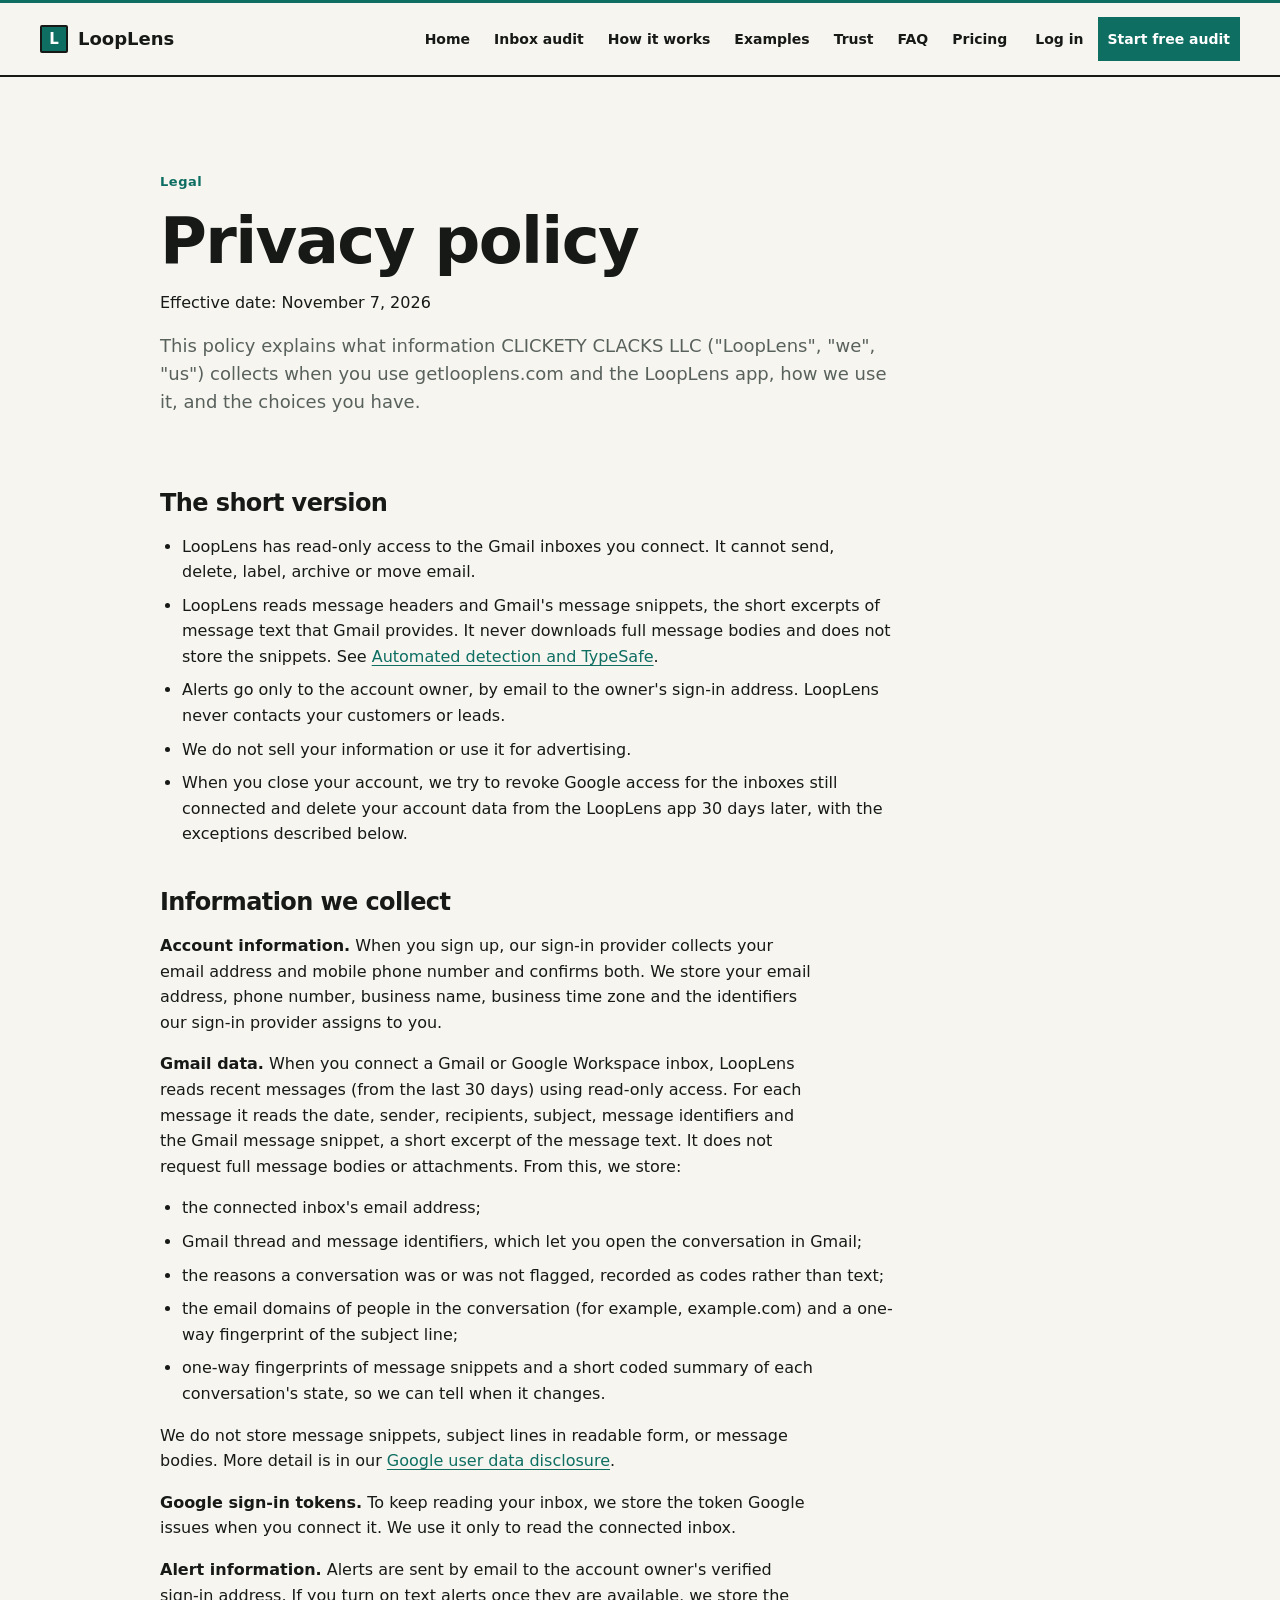
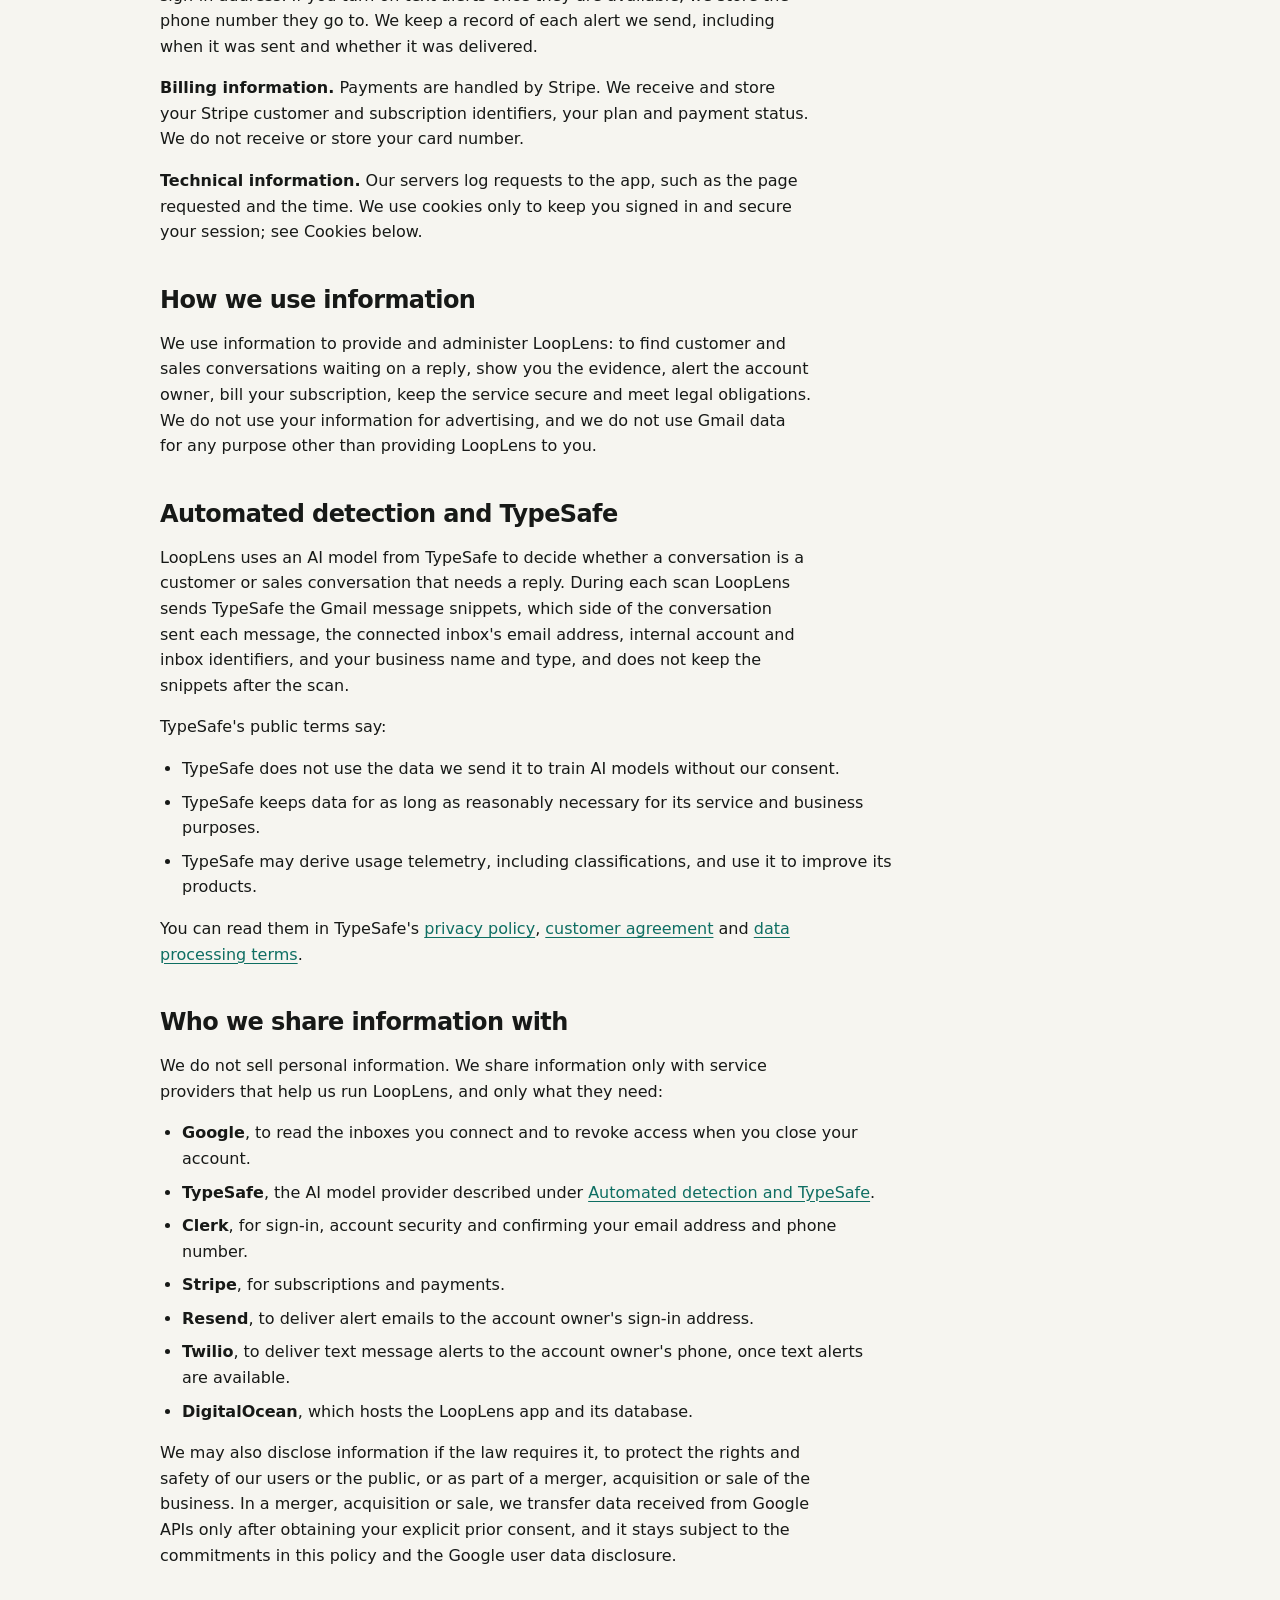
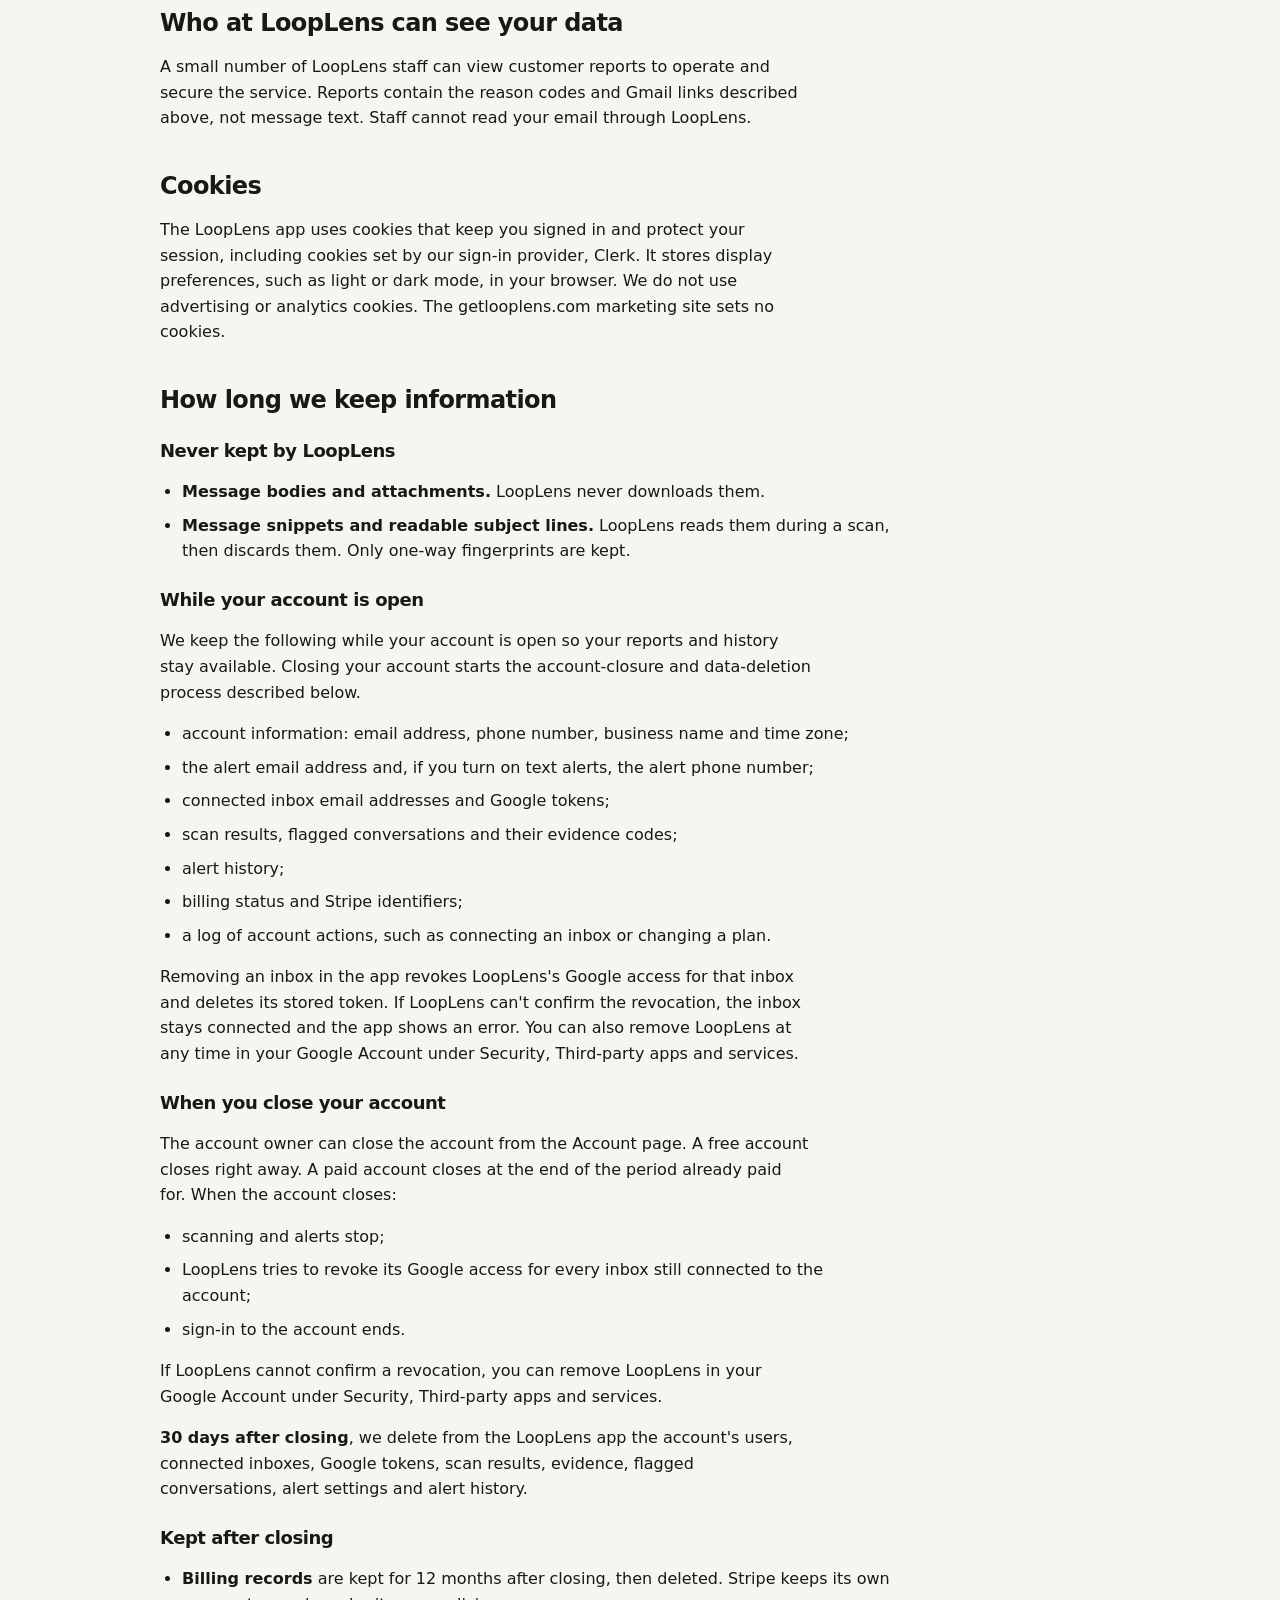
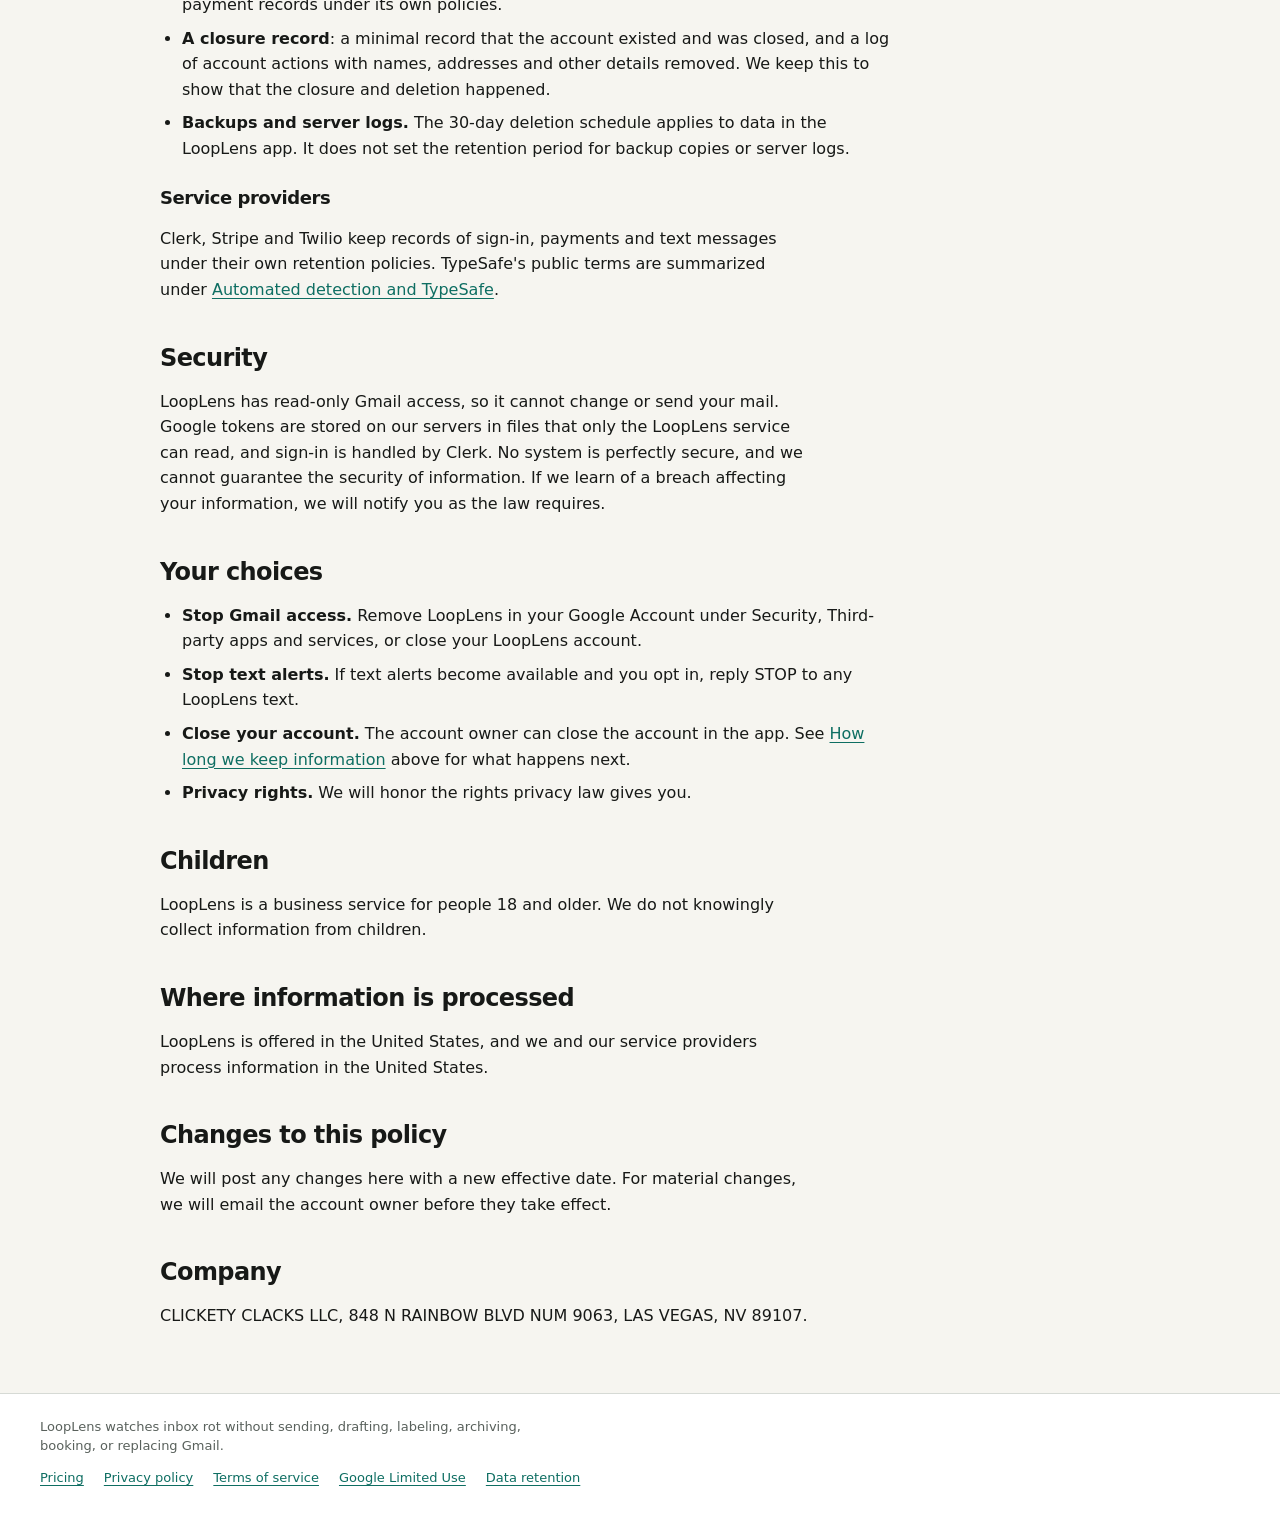
<file: privacy.html>
<!doctype html>
<html lang="en">
<head><meta charset="utf-8" /><meta name="viewport" content="width=device-width, initial-scale=1" /><meta name="color-scheme" content="light dark" /><title>Privacy policy | LoopLens</title><meta name="description" content="How LoopLens collects, uses, shares and protects information, including read-only Gmail data." /><link rel="stylesheet" href="styles.css" /></head>
<body>
  <a class="skip-link" href="#main">Skip to content</a>
  <header class="site-header">
  <div class="header-inner">
    <a class="brand" href="index.html"><span class="mark" aria-hidden="true"></span><span>LoopLens</span></a>
    <nav class="nav desktop-nav" aria-label="Primary">
        <a href="index.html">Home</a>
        <a href="https://getlooplens.com/audit.html">Inbox audit</a>
        <a href="https://getlooplens.com/how-it-works.html">How it works</a>
        <a href="https://getlooplens.com/examples.html">Examples</a>
        <a href="https://getlooplens.com/trust.html">Trust</a>
        <a href="https://getlooplens.com/faq.html">FAQ</a>
        <a href="https://getlooplens.com/pricing.html">Pricing</a>
        <a class="nav-login" data-app-path="/login" href="https://app.getlooplens.com/login">Log in</a>
        <a class="primary" data-app-path="/signup?plan=free_audit" href="https://app.getlooplens.com/signup?plan=free_audit">Start free audit</a>
    </nav>
    <details class="mobile-menu">
      <summary>Menu</summary>
      <div class="mobile-menu-panel">
        <nav class="nav" aria-label="Mobile">
        <a href="index.html">Home</a>
        <a href="https://getlooplens.com/audit.html">Inbox audit</a>
        <a href="https://getlooplens.com/how-it-works.html">How it works</a>
        <a href="https://getlooplens.com/examples.html">Examples</a>
        <a href="https://getlooplens.com/trust.html">Trust</a>
        <a href="https://getlooplens.com/faq.html">FAQ</a>
        <a href="https://getlooplens.com/pricing.html">Pricing</a>
        <a class="nav-login" data-app-path="/login" href="https://app.getlooplens.com/login">Log in</a>
        <a class="primary" data-app-path="/signup?plan=free_audit" href="https://app.getlooplens.com/signup?plan=free_audit">Start free audit</a>
        </nav>
      </div>
    </details>
  </div>
</header>
    <main id="main" class="site-main">
    <section class="page-hero"><p class="eyebrow">Legal</p><h1>Privacy policy</h1><p class="updated">Effective date: November 7, 2026</p><p class="lede">This policy explains what information CLICKETY CLACKS LLC ("LoopLens", "we", "us") collects when you use getlooplens.com and the LoopLens app, how we use it, and the choices you have.</p></section>
    <section class="legal">

      <h2>The short version</h2>
      <ul>
        <li>LoopLens has read-only access to the Gmail inboxes you connect. It cannot send, delete, label, archive or move email.</li>
        <li>LoopLens reads message headers and Gmail's message snippets, the short excerpts of message text that Gmail provides. It never downloads full message bodies and does not store the snippets. See <a href="#automated-detection">Automated detection and TypeSafe</a>.</li>
        <li>Alerts go only to the account owner, by email to the owner's sign-in address. LoopLens never contacts your customers or leads.</li>
        <li>We do not sell your information or use it for advertising.</li>
        <li>When you close your account, we try to revoke Google access for the inboxes still connected and delete your account data from the LoopLens app 30 days later, with the exceptions described below.</li>
      </ul>

      <h2>Information we collect</h2>
      <p><strong>Account information.</strong> When you sign up, our sign-in provider collects your email address and mobile phone number and confirms both. We store your email address, phone number, business name, business time zone and the identifiers our sign-in provider assigns to you.</p>
      <p><strong>Gmail data.</strong> When you connect a Gmail or Google Workspace inbox, LoopLens reads recent messages (from the last 30 days) using read-only access. For each message it reads the date, sender, recipients, subject, message identifiers and the Gmail message snippet, a short excerpt of the message text. It does not request full message bodies or attachments. From this, we store:</p>
      <ul>
        <li>the connected inbox's email address;</li>
        <li>Gmail thread and message identifiers, which let you open the conversation in Gmail;</li>
        <li>the reasons a conversation was or was not flagged, recorded as codes rather than text;</li>
        <li>the email domains of people in the conversation (for example, example.com) and a one-way fingerprint of the subject line;</li>
        <li>one-way fingerprints of message snippets and a short coded summary of each conversation's state, so we can tell when it changes.</li>
      </ul>
      <p>We do not store message snippets, subject lines in readable form, or message bodies. More detail is in our <a href="google-limited-use.html">Google user data disclosure</a>.</p>
      <p><strong>Google sign-in tokens.</strong> To keep reading your inbox, we store the token Google issues when you connect it. We use it only to read the connected inbox.</p>
      <p><strong>Alert information.</strong> Alerts are sent by email to the account owner's verified sign-in address. If you turn on text alerts once they are available, we store the phone number they go to. We keep a record of each alert we send, including when it was sent and whether it was delivered.</p>
      <p><strong>Billing information.</strong> Payments are handled by Stripe. We receive and store your Stripe customer and subscription identifiers, your plan and payment status. We do not receive or store your card number.</p>
      <p><strong>Technical information.</strong> Our servers log requests to the app, such as the page requested and the time. We use cookies only to keep you signed in and secure your session; see Cookies below.</p>

      <h2>How we use information</h2>
      <p>We use information to provide and administer LoopLens: to find customer and sales conversations waiting on a reply, show you the evidence, alert the account owner, bill your subscription, keep the service secure and meet legal obligations. We do not use your information for advertising, and we do not use Gmail data for any purpose other than providing LoopLens to you.</p>

      <h2 id="automated-detection">Automated detection and TypeSafe</h2>
      <p>LoopLens uses an AI model from TypeSafe to decide whether a conversation is a customer or sales conversation that needs a reply. During each scan LoopLens sends TypeSafe the Gmail message snippets, which side of the conversation sent each message, the connected inbox's email address, internal account and inbox identifiers, and your business name and type, and does not keep the snippets after the scan.</p>
      <p>TypeSafe's public terms say:</p>
      <ul>
        <li>TypeSafe does not use the data we send it to train AI models without our consent.</li>
        <li>TypeSafe keeps data for as long as reasonably necessary for its service and business purposes.</li>
        <li>TypeSafe may derive usage telemetry, including classifications, and use it to improve its products.</li>
      </ul>
      <p>You can read them in TypeSafe's <a href="https://typesafe.ai/legal/privacy-policy">privacy policy</a>, <a href="https://typesafe.ai/legal/mca">customer agreement</a> and <a href="https://typesafe.ai/legal/data-processing">data processing terms</a>.</p>

      <h2>Who we share information with</h2>
      <p>We do not sell personal information. We share information only with service providers that help us run LoopLens, and only what they need:</p>
      <ul>
        <li><strong>Google</strong>, to read the inboxes you connect and to revoke access when you close your account.</li>
        <li><strong>TypeSafe</strong>, the AI model provider described under <a href="#automated-detection">Automated detection and TypeSafe</a>.</li>
        <li><strong>Clerk</strong>, for sign-in, account security and confirming your email address and phone number.</li>
        <li><strong>Stripe</strong>, for subscriptions and payments.</li>
        <li><strong>Resend</strong>, to deliver alert emails to the account owner's sign-in address.</li>
        <li><strong>Twilio</strong>, to deliver text message alerts to the account owner's phone, once text alerts are available.</li>
        <li><strong>DigitalOcean</strong>, which hosts the LoopLens app and its database.</li>
      </ul>
      <p>We may also disclose information if the law requires it, to protect the rights and safety of our users or the public, or as part of a merger, acquisition or sale of the business. In a merger, acquisition or sale, we transfer data received from Google APIs only after obtaining your explicit prior consent, and it stays subject to the commitments in this policy and the Google user data disclosure.</p>

      <h2>Who at LoopLens can see your data</h2>
      <p>A small number of LoopLens staff can view customer reports to operate and secure the service. Reports contain the reason codes and Gmail links described above, not message text. Staff cannot read your email through LoopLens.</p>

      <h2>Cookies</h2>
      <p>The LoopLens app uses cookies that keep you signed in and protect your session, including cookies set by our sign-in provider, Clerk. It stores display preferences, such as light or dark mode, in your browser. We do not use advertising or analytics cookies. The getlooplens.com marketing site sets no cookies.</p>

      <h2 id="retention">How long we keep information</h2>

      <h3>Never kept by LoopLens</h3>
      <ul>
        <li><strong>Message bodies and attachments.</strong> LoopLens never downloads them.</li>
        <li><strong>Message snippets and readable subject lines.</strong> LoopLens reads them during a scan, then discards them. Only one-way fingerprints are kept.</li>
      </ul>

      <h3>While your account is open</h3>
      <p>We keep the following while your account is open so your reports and history stay available. Closing your account starts the account-closure and data-deletion process described below.</p>
      <ul>
        <li>account information: email address, phone number, business name and time zone;</li>
        <li>the alert email address and, if you turn on text alerts, the alert phone number;</li>
        <li>connected inbox email addresses and Google tokens;</li>
        <li>scan results, flagged conversations and their evidence codes;</li>
        <li>alert history;</li>
        <li>billing status and Stripe identifiers;</li>
        <li>a log of account actions, such as connecting an inbox or changing a plan.</li>
      </ul>
      <p>Removing an inbox in the app revokes LoopLens's Google access for that inbox and deletes its stored token. If LoopLens can't confirm the revocation, the inbox stays connected and the app shows an error. You can also remove LoopLens at any time in your Google Account under Security, Third-party apps and services.</p>

      <h3>When you close your account</h3>
      <p>The account owner can close the account from the Account page. A free account closes right away. A paid account closes at the end of the period already paid for. When the account closes:</p>
      <ul>
        <li>scanning and alerts stop;</li>
        <li>LoopLens tries to revoke its Google access for every inbox still connected to the account;</li>
        <li>sign-in to the account ends.</li>
      </ul>
      <p>If LoopLens cannot confirm a revocation, you can remove LoopLens in your Google Account under Security, Third-party apps and services.</p>
      <p><strong>30 days after closing</strong>, we delete from the LoopLens app the account's users, connected inboxes, Google tokens, scan results, evidence, flagged conversations, alert settings and alert history.</p>

      <h3>Kept after closing</h3>
      <ul>
        <li><strong>Billing records</strong> are kept for 12 months after closing, then deleted. Stripe keeps its own payment records under its own policies.</li>
        <li><strong>A closure record</strong>: a minimal record that the account existed and was closed, and a log of account actions with names, addresses and other details removed. We keep this to show that the closure and deletion happened.</li>
        <li><strong>Backups and server logs.</strong> The 30-day deletion schedule applies to data in the LoopLens app. It does not set the retention period for backup copies or server logs.</li>
      </ul>

      <h3>Service providers</h3>
      <p>Clerk, Stripe and Twilio keep records of sign-in, payments and text messages under their own retention policies. TypeSafe's public terms are summarized under <a href="#automated-detection">Automated detection and TypeSafe</a>.</p>


      <h2>Security</h2>
      <p>LoopLens has read-only Gmail access, so it cannot change or send your mail. Google tokens are stored on our servers in files that only the LoopLens service can read, and sign-in is handled by Clerk. No system is perfectly secure, and we cannot guarantee the security of information. If we learn of a breach affecting your information, we will notify you as the law requires.</p>

      <h2>Your choices</h2>
      <ul>
        <li><strong>Stop Gmail access.</strong> Remove LoopLens in your Google Account under Security, Third-party apps and services, or close your LoopLens account.</li>
        <li><strong>Stop text alerts.</strong> If text alerts become available and you opt in, reply STOP to any LoopLens text.</li>
        <li><strong>Close your account.</strong> The account owner can close the account in the app. See <a href="#retention">How long we keep information</a> above for what happens next.</li>
        <li><strong>Privacy rights.</strong> We will honor the rights privacy law gives you.</li>
      </ul>

      <h2>Children</h2>
      <p>LoopLens is a business service for people 18 and older. We do not knowingly collect information from children.</p>

      <h2>Where information is processed</h2>
      <p>LoopLens is offered in the United States, and we and our service providers process information in the United States.</p>

      <h2>Changes to this policy</h2>
      <p>We will post any changes here with a new effective date. For material changes, we will email the account owner before they take effect.</p>

      <h2>Company</h2>
      <p>CLICKETY CLACKS LLC, 848 N RAINBOW BLVD NUM 9063, LAS VEGAS, NV 89107.</p>
    </section>
  </main>

  <footer class="footer"><div class="footer-inner"><p>LoopLens watches inbox rot without sending, drafting, labeling, archiving, booking, or replacing Gmail.</p><nav class="footer-nav" aria-label="Legal"><a href="https://getlooplens.com/pricing.html">Pricing</a><a href="privacy.html">Privacy policy</a><a href="terms.html">Terms of service</a><a href="google-limited-use.html">Google Limited Use</a><a href="privacy.html#retention">Data retention</a></nav></div></footer>
</body>
</html>
</file>
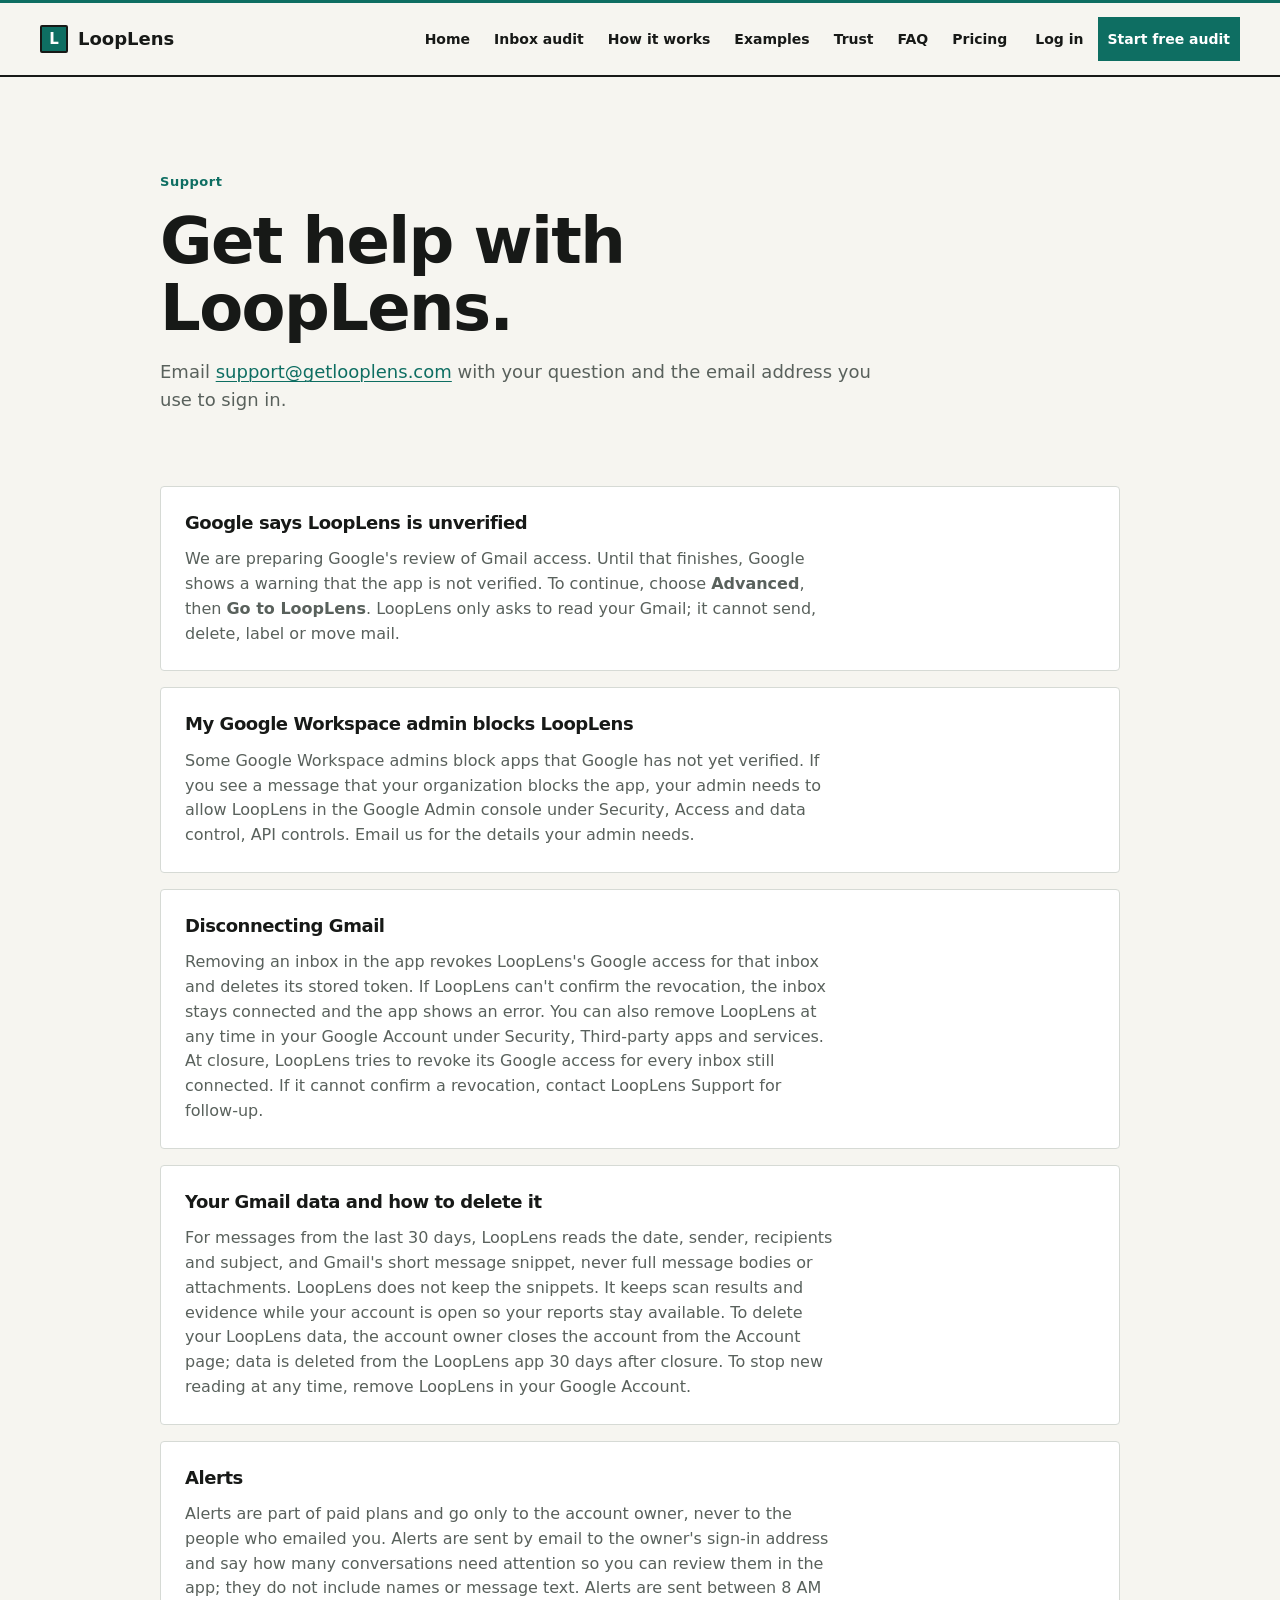
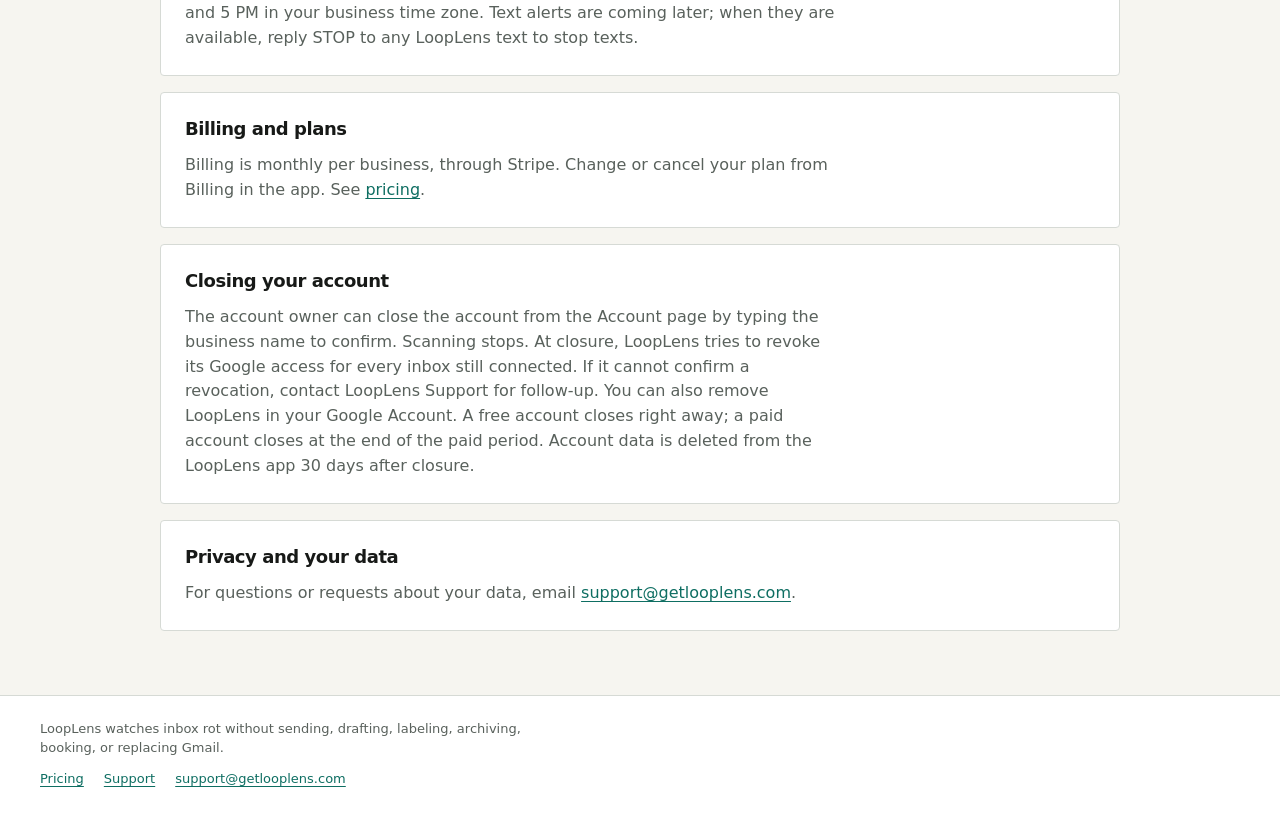
<file: support.html>
<!doctype html>
<html lang="en">
<head><meta charset="utf-8" /><meta name="viewport" content="width=device-width, initial-scale=1" /><meta name="color-scheme" content="light dark" /><title>Support | LoopLens</title><meta name="description" content="Get help with LoopLens: contact support, connect Gmail, Google Workspace admin approval, billing, alerts, your Gmail data and closing an account." /><link rel="stylesheet" href="styles.css" /></head>
<body>
  <a class="skip-link" href="#main">Skip to content</a>
  <header class="site-header">
  <div class="header-inner">
    <a class="brand" href="./"><span class="mark" aria-hidden="true"></span><span>LoopLens</span></a>
    <nav class="nav desktop-nav" aria-label="Primary">
        <a href="./">Home</a>
        <a href="audit.html">Inbox audit</a>
        <a href="how-it-works.html">How it works</a>
        <a href="examples.html">Examples</a>
        <a href="trust.html">Trust</a>
        <a href="faq.html">FAQ</a>
        <a href="pricing.html">Pricing</a>
        <a class="nav-login" data-app-path="/login" href="https://app.getlooplens.com/login">Log in</a>
        <a class="primary" data-app-path="/signup?plan=free_audit" href="https://app.getlooplens.com/signup?plan=free_audit">Start free audit</a>
    </nav>
    <details class="mobile-menu">
      <summary>Menu</summary>
      <div class="mobile-menu-panel">
        <nav class="nav" aria-label="Mobile">
        <a href="./">Home</a>
        <a href="audit.html">Inbox audit</a>
        <a href="how-it-works.html">How it works</a>
        <a href="examples.html">Examples</a>
        <a href="trust.html">Trust</a>
        <a href="faq.html">FAQ</a>
        <a href="pricing.html">Pricing</a>
        <a class="nav-login" data-app-path="/login" href="https://app.getlooplens.com/login">Log in</a>
        <a class="primary" data-app-path="/signup?plan=free_audit" href="https://app.getlooplens.com/signup?plan=free_audit">Start free audit</a>
        </nav>
      </div>
    </details>
  </div>
</header>
    <main id="main" class="site-main">
    <section class="page-hero"><p class="eyebrow">Support</p><h1>Get help with LoopLens.</h1><p class="lede">Email <a href="mailto:support@getlooplens.com">support@getlooplens.com</a> with your question and the email address you use to sign in.</p></section>
    <section class="section stack">
        <div class="faq-item"><h3>Google says LoopLens is unverified</h3><p>We are preparing Google's review of Gmail access. Until that finishes, Google shows a warning that the app is not verified. To continue, choose <strong>Advanced</strong>, then <strong>Go to LoopLens</strong>. LoopLens only asks to read your Gmail; it cannot send, delete, label or move mail.</p></div>
        <div class="faq-item"><h3>My Google Workspace admin blocks LoopLens</h3><p>Some Google Workspace admins block apps that Google has not yet verified. If you see a message that your organization blocks the app, your admin needs to allow LoopLens in the Google Admin console under Security, Access and data control, API controls. Email us for the details your admin needs.</p></div>
        <div class="faq-item"><h3>Disconnecting Gmail</h3><p>Removing an inbox in the app revokes LoopLens's Google access for that inbox and deletes its stored token. If LoopLens can't confirm the revocation, the inbox stays connected and the app shows an error. You can also remove LoopLens at any time in your Google Account under Security, Third-party apps and services. At closure, LoopLens tries to revoke its Google access for every inbox still connected. If it cannot confirm a revocation, contact LoopLens Support for follow-up.</p></div>
        <div class="faq-item"><h3>Your Gmail data and how to delete it</h3><p>For messages from the last 30 days, LoopLens reads the date, sender, recipients and subject, and Gmail's short message snippet, never full message bodies or attachments. LoopLens does not keep the snippets. It keeps scan results and evidence while your account is open so your reports stay available. To delete your LoopLens data, the account owner closes the account from the Account page; data is deleted from the LoopLens app 30 days after closure. To stop new reading at any time, remove LoopLens in your Google Account.</p></div>
        <div class="faq-item"><h3>Alerts</h3><p>Alerts are part of paid plans and go only to the account owner, never to the people who emailed you. Alerts are sent by email to the owner's sign-in address and say how many conversations need attention so you can review them in the app; they do not include names or message text. Alerts are sent between 8 AM and 5 PM in your business time zone. Text alerts are coming later; when they are available, reply STOP to any LoopLens text to stop texts.</p></div>
        <div class="faq-item"><h3>Billing and plans</h3><p>Billing is monthly per business, through Stripe. Change or cancel your plan from Billing in the app. See <a href="pricing.html">pricing</a>.</p></div>
        <div class="faq-item"><h3>Closing your account</h3><p>The account owner can close the account from the Account page by typing the business name to confirm. Scanning stops. At closure, LoopLens tries to revoke its Google access for every inbox still connected. If it cannot confirm a revocation, contact LoopLens Support for follow-up. You can also remove LoopLens in your Google Account. A free account closes right away; a paid account closes at the end of the paid period. Account data is deleted from the LoopLens app 30 days after closure.</p></div>
        <div class="faq-item"><h3>Privacy and your data</h3><p>For questions or requests about your data, email <a href="mailto:support@getlooplens.com">support@getlooplens.com</a>.</p></div>
    </section>
  </main>

  <footer class="footer"><div class="footer-inner"><p>LoopLens watches inbox rot without sending, drafting, labeling, archiving, booking, or replacing Gmail.</p><nav class="footer-nav" aria-label="Legal and support"><a href="pricing.html">Pricing</a><a href="support">Support</a><a href="mailto:support@getlooplens.com">support@getlooplens.com</a></nav></div></footer>
</body>
</html>
</file>
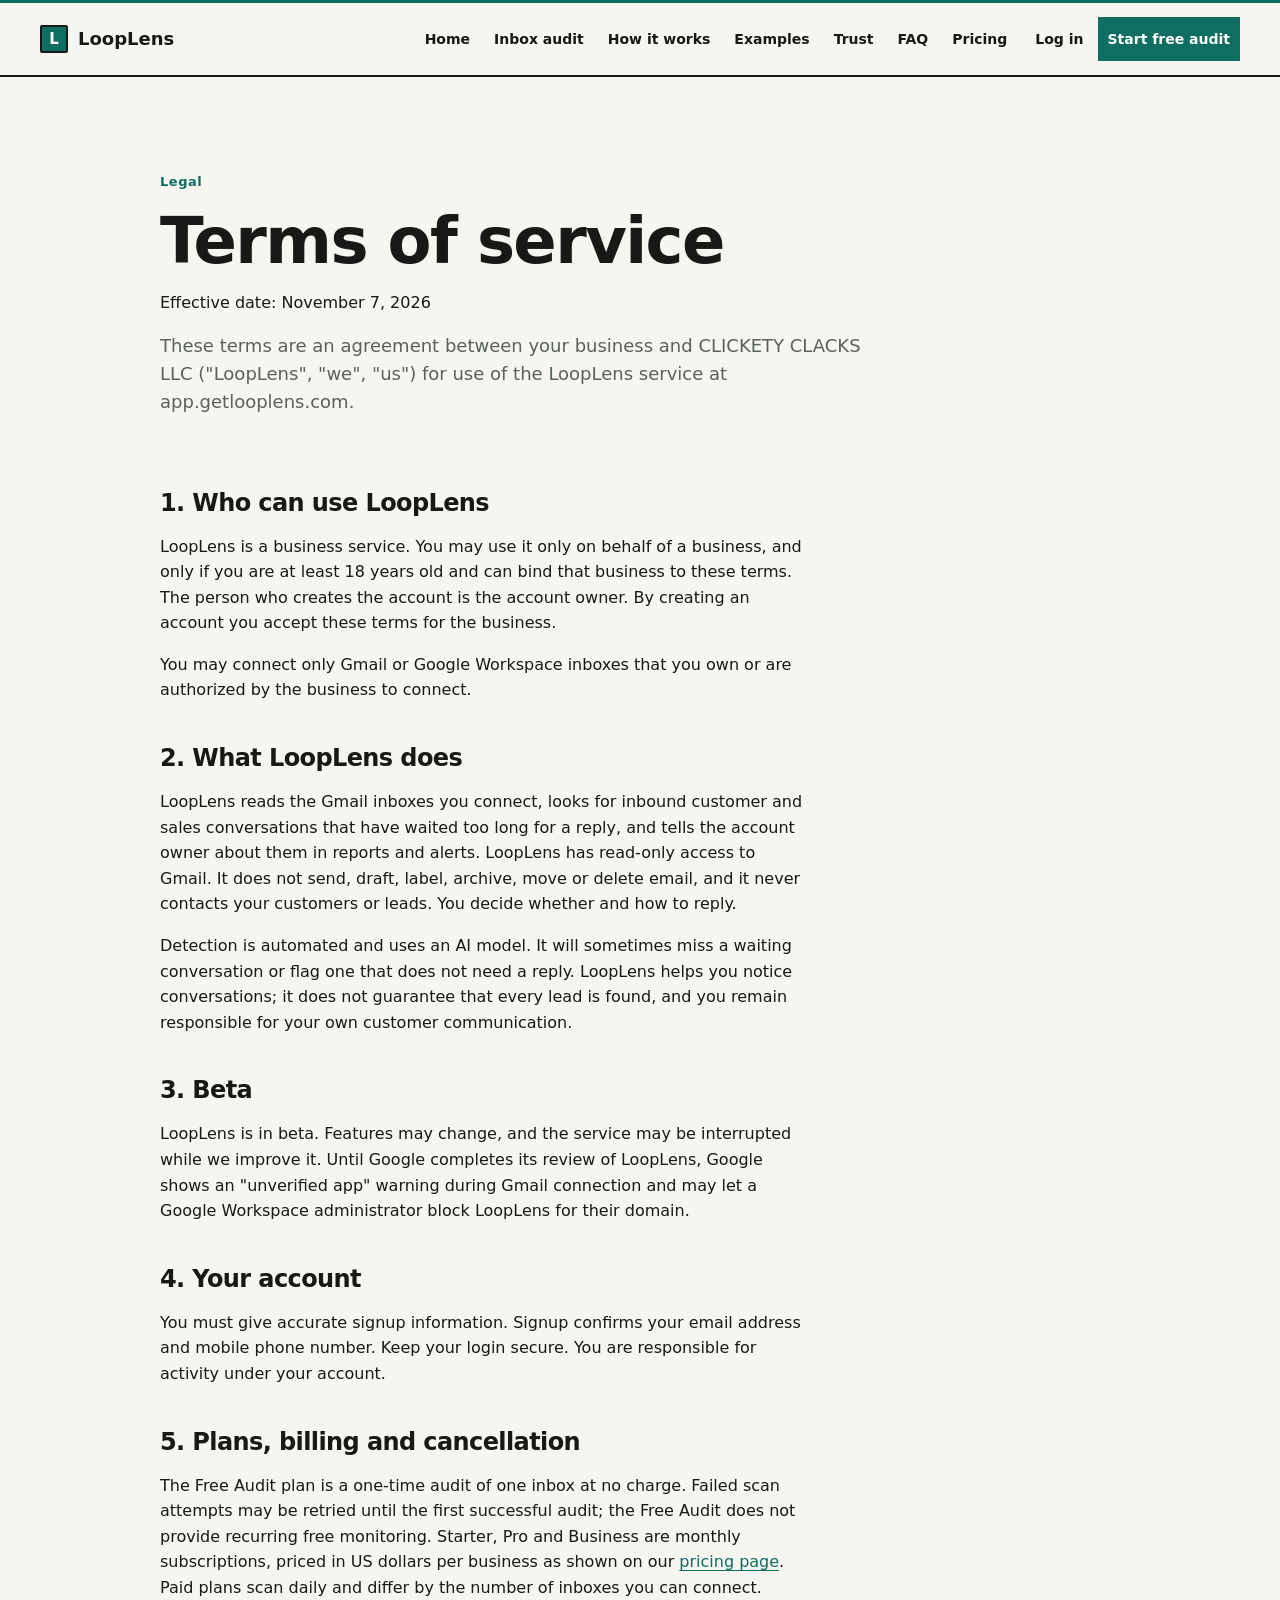
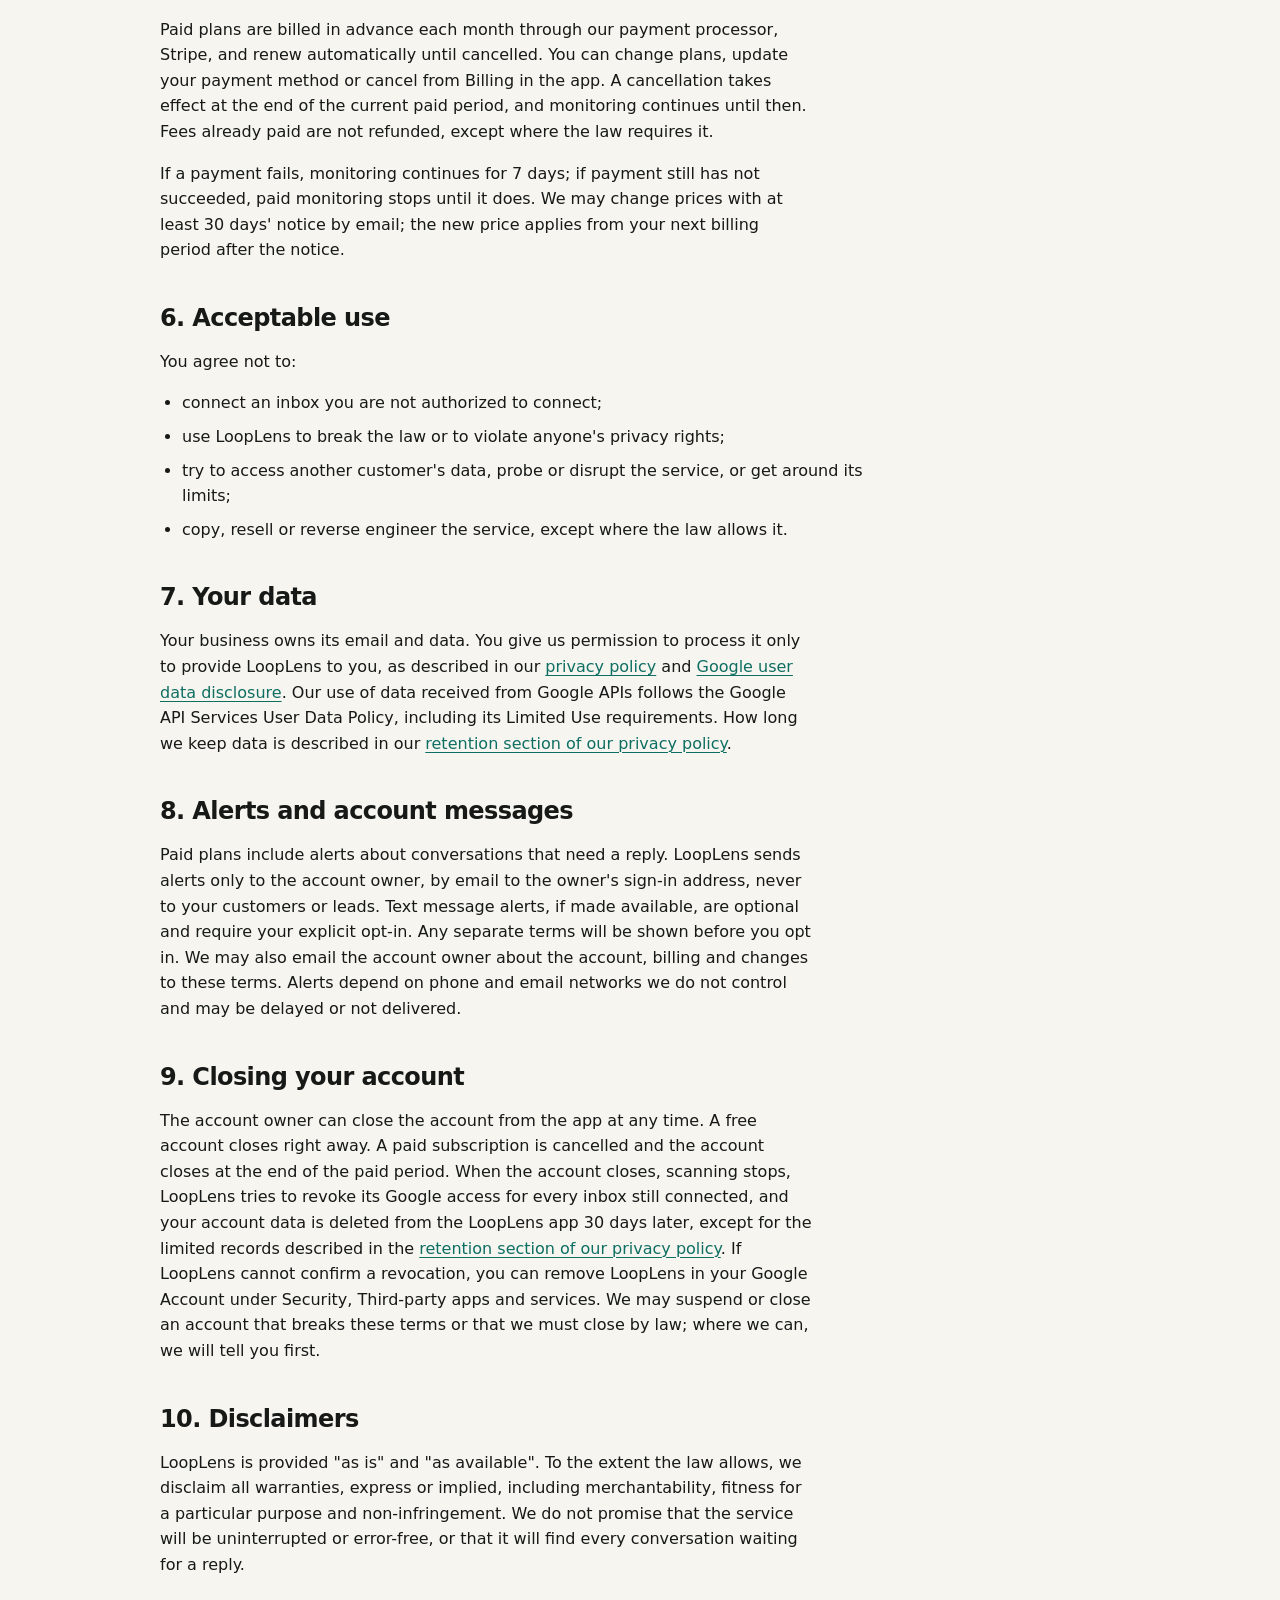
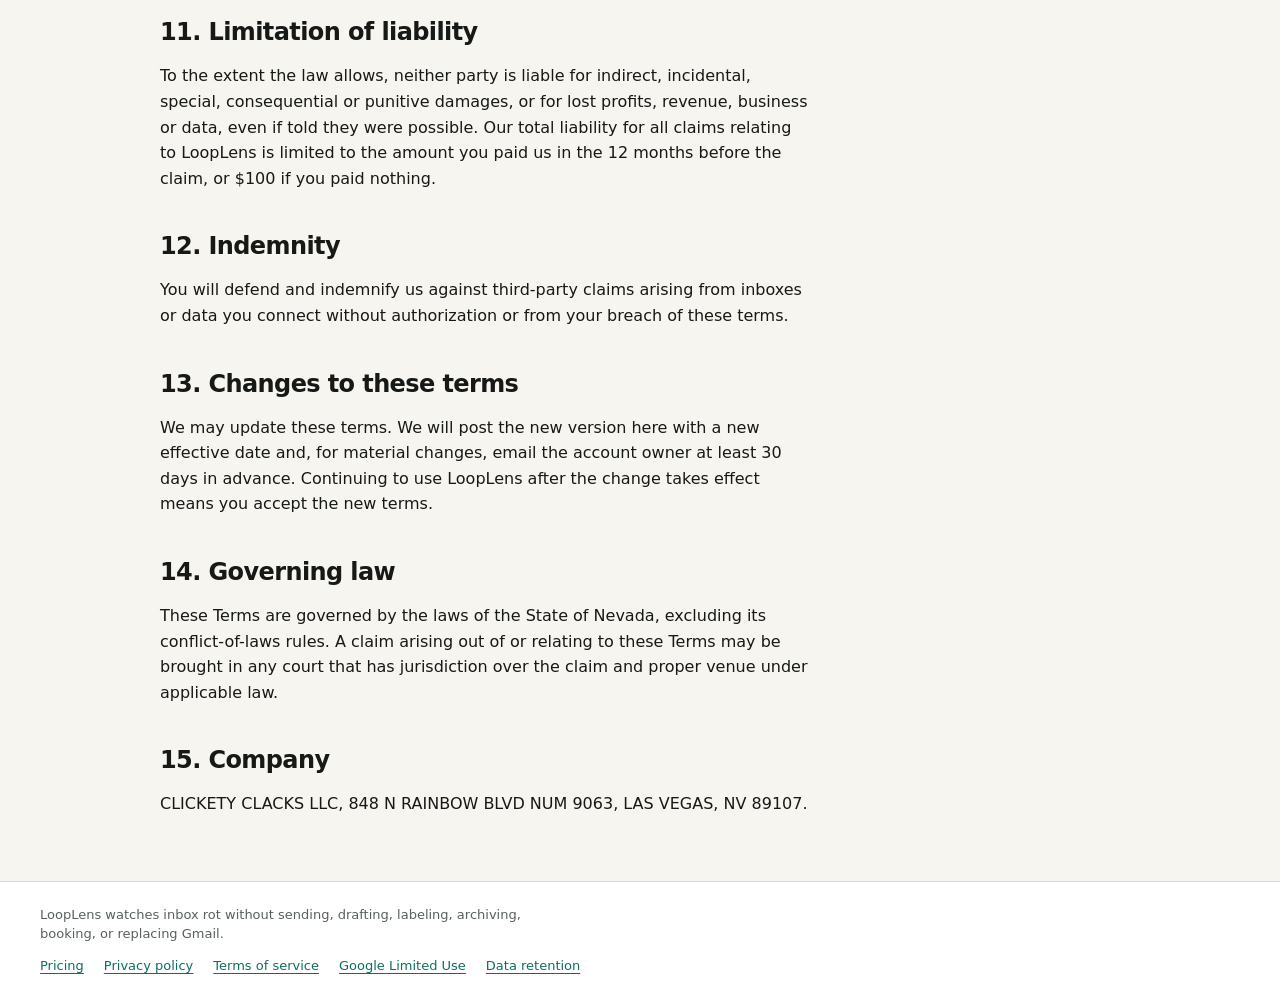
<file: terms.html>
<!doctype html>
<html lang="en">
<head><meta charset="utf-8" /><meta name="viewport" content="width=device-width, initial-scale=1" /><meta name="color-scheme" content="light dark" /><title>Terms of service | LoopLens</title><meta name="description" content="The terms that govern use of LoopLens, read-only lead rot detection for Gmail and Google Workspace." /><link rel="stylesheet" href="styles.css" /></head>
<body>
  <a class="skip-link" href="#main">Skip to content</a>
  <header class="site-header">
  <div class="header-inner">
    <a class="brand" href="index.html"><span class="mark" aria-hidden="true"></span><span>LoopLens</span></a>
    <nav class="nav desktop-nav" aria-label="Primary">
        <a href="index.html">Home</a>
        <a href="https://getlooplens.com/audit.html">Inbox audit</a>
        <a href="https://getlooplens.com/how-it-works.html">How it works</a>
        <a href="https://getlooplens.com/examples.html">Examples</a>
        <a href="https://getlooplens.com/trust.html">Trust</a>
        <a href="https://getlooplens.com/faq.html">FAQ</a>
        <a href="https://getlooplens.com/pricing.html">Pricing</a>
        <a class="nav-login" data-app-path="/login" href="https://app.getlooplens.com/login">Log in</a>
        <a class="primary" data-app-path="/signup?plan=free_audit" href="https://app.getlooplens.com/signup?plan=free_audit">Start free audit</a>
    </nav>
    <details class="mobile-menu">
      <summary>Menu</summary>
      <div class="mobile-menu-panel">
        <nav class="nav" aria-label="Mobile">
        <a href="index.html">Home</a>
        <a href="https://getlooplens.com/audit.html">Inbox audit</a>
        <a href="https://getlooplens.com/how-it-works.html">How it works</a>
        <a href="https://getlooplens.com/examples.html">Examples</a>
        <a href="https://getlooplens.com/trust.html">Trust</a>
        <a href="https://getlooplens.com/faq.html">FAQ</a>
        <a href="https://getlooplens.com/pricing.html">Pricing</a>
        <a class="nav-login" data-app-path="/login" href="https://app.getlooplens.com/login">Log in</a>
        <a class="primary" data-app-path="/signup?plan=free_audit" href="https://app.getlooplens.com/signup?plan=free_audit">Start free audit</a>
        </nav>
      </div>
    </details>
  </div>
</header>
    <main id="main" class="site-main">
    <section class="page-hero"><p class="eyebrow">Legal</p><h1>Terms of service</h1><p class="updated">Effective date: November 7, 2026</p><p class="lede">These terms are an agreement between your business and CLICKETY CLACKS LLC ("LoopLens", "we", "us") for use of the LoopLens service at app.getlooplens.com.</p></section>
    <section class="legal">

      <h2>1. Who can use LoopLens</h2>
      <p>LoopLens is a business service. You may use it only on behalf of a business, and only if you are at least 18 years old and can bind that business to these terms. The person who creates the account is the account owner. By creating an account you accept these terms for the business.</p>
      <p>You may connect only Gmail or Google Workspace inboxes that you own or are authorized by the business to connect.</p>

      <h2>2. What LoopLens does</h2>
      <p>LoopLens reads the Gmail inboxes you connect, looks for inbound customer and sales conversations that have waited too long for a reply, and tells the account owner about them in reports and alerts. LoopLens has read-only access to Gmail. It does not send, draft, label, archive, move or delete email, and it never contacts your customers or leads. You decide whether and how to reply.</p>
      <p>Detection is automated and uses an AI model. It will sometimes miss a waiting conversation or flag one that does not need a reply. LoopLens helps you notice conversations; it does not guarantee that every lead is found, and you remain responsible for your own customer communication.</p>

      <h2>3. Beta</h2>
      <p>LoopLens is in beta. Features may change, and the service may be interrupted while we improve it. Until Google completes its review of LoopLens, Google shows an "unverified app" warning during Gmail connection and may let a Google Workspace administrator block LoopLens for their domain.</p>

      <h2>4. Your account</h2>
      <p>You must give accurate signup information. Signup confirms your email address and mobile phone number. Keep your login secure. You are responsible for activity under your account.</p>

      <h2>5. Plans, billing and cancellation</h2>
      <p>The Free Audit plan is a one-time audit of one inbox at no charge. Failed scan attempts may be retried until the first successful audit; the Free Audit does not provide recurring free monitoring. Starter, Pro and Business are monthly subscriptions, priced in US dollars per business as shown on our <a href="https://getlooplens.com/pricing.html">pricing page</a>. Paid plans scan daily and differ by the number of inboxes you can connect.</p>
      <p>Paid plans are billed in advance each month through our payment processor, Stripe, and renew automatically until cancelled. You can change plans, update your payment method or cancel from Billing in the app. A cancellation takes effect at the end of the current paid period, and monitoring continues until then. Fees already paid are not refunded, except where the law requires it.</p>
      <p>If a payment fails, monitoring continues for 7 days; if payment still has not succeeded, paid monitoring stops until it does. We may change prices with at least 30 days' notice by email; the new price applies from your next billing period after the notice.</p>

      <h2>6. Acceptable use</h2>
      <p>You agree not to:</p>
      <ul>
        <li>connect an inbox you are not authorized to connect;</li>
        <li>use LoopLens to break the law or to violate anyone's privacy rights;</li>
        <li>try to access another customer's data, probe or disrupt the service, or get around its limits;</li>
        <li>copy, resell or reverse engineer the service, except where the law allows it.</li>
      </ul>

      <h2>7. Your data</h2>
      <p>Your business owns its email and data. You give us permission to process it only to provide LoopLens to you, as described in our <a href="privacy.html">privacy policy</a> and <a href="google-limited-use.html">Google user data disclosure</a>. Our use of data received from Google APIs follows the Google API Services User Data Policy, including its Limited Use requirements. How long we keep data is described in our <a href="privacy.html#retention">retention section of our privacy policy</a>.</p>

      <h2>8. Alerts and account messages</h2>
      <p>Paid plans include alerts about conversations that need a reply. LoopLens sends alerts only to the account owner, by email to the owner's sign-in address, never to your customers or leads. Text message alerts, if made available, are optional and require your explicit opt-in. Any separate terms will be shown before you opt in. We may also email the account owner about the account, billing and changes to these terms. Alerts depend on phone and email networks we do not control and may be delayed or not delivered.</p>

      <h2>9. Closing your account</h2>
      <p>The account owner can close the account from the app at any time. A free account closes right away. A paid subscription is cancelled and the account closes at the end of the paid period. When the account closes, scanning stops, LoopLens tries to revoke its Google access for every inbox still connected, and your account data is deleted from the LoopLens app 30 days later, except for the limited records described in the <a href="privacy.html#retention">retention section of our privacy policy</a>. If LoopLens cannot confirm a revocation, you can remove LoopLens in your Google Account under Security, Third-party apps and services. We may suspend or close an account that breaks these terms or that we must close by law; where we can, we will tell you first.</p>

      <h2>10. Disclaimers</h2>
      <p>LoopLens is provided "as is" and "as available". To the extent the law allows, we disclaim all warranties, express or implied, including merchantability, fitness for a particular purpose and non-infringement. We do not promise that the service will be uninterrupted or error-free, or that it will find every conversation waiting for a reply.</p>

      <h2>11. Limitation of liability</h2>
      <p>To the extent the law allows, neither party is liable for indirect, incidental, special, consequential or punitive damages, or for lost profits, revenue, business or data, even if told they were possible. Our total liability for all claims relating to LoopLens is limited to the amount you paid us in the 12 months before the claim, or $100 if you paid nothing.</p>

      <h2>12. Indemnity</h2>
      <p>You will defend and indemnify us against third-party claims arising from inboxes or data you connect without authorization or from your breach of these terms.</p>

      <h2>13. Changes to these terms</h2>
      <p>We may update these terms. We will post the new version here with a new effective date and, for material changes, email the account owner at least 30 days in advance. Continuing to use LoopLens after the change takes effect means you accept the new terms.</p>

      <h2>14. Governing law</h2>
      <p>These Terms are governed by the laws of the State of Nevada, excluding its conflict-of-laws rules. A claim arising out of or relating to these Terms may be brought in any court that has jurisdiction over the claim and proper venue under applicable law.</p>

      <h2>15. Company</h2>
      <p>CLICKETY CLACKS LLC, 848 N RAINBOW BLVD NUM 9063, LAS VEGAS, NV 89107.</p>
    </section>
  </main>

  <footer class="footer"><div class="footer-inner"><p>LoopLens watches inbox rot without sending, drafting, labeling, archiving, booking, or replacing Gmail.</p><nav class="footer-nav" aria-label="Legal"><a href="https://getlooplens.com/pricing.html">Pricing</a><a href="privacy.html">Privacy policy</a><a href="terms.html">Terms of service</a><a href="google-limited-use.html">Google Limited Use</a><a href="privacy.html#retention">Data retention</a></nav></div></footer>
</body>
</html>
</file>
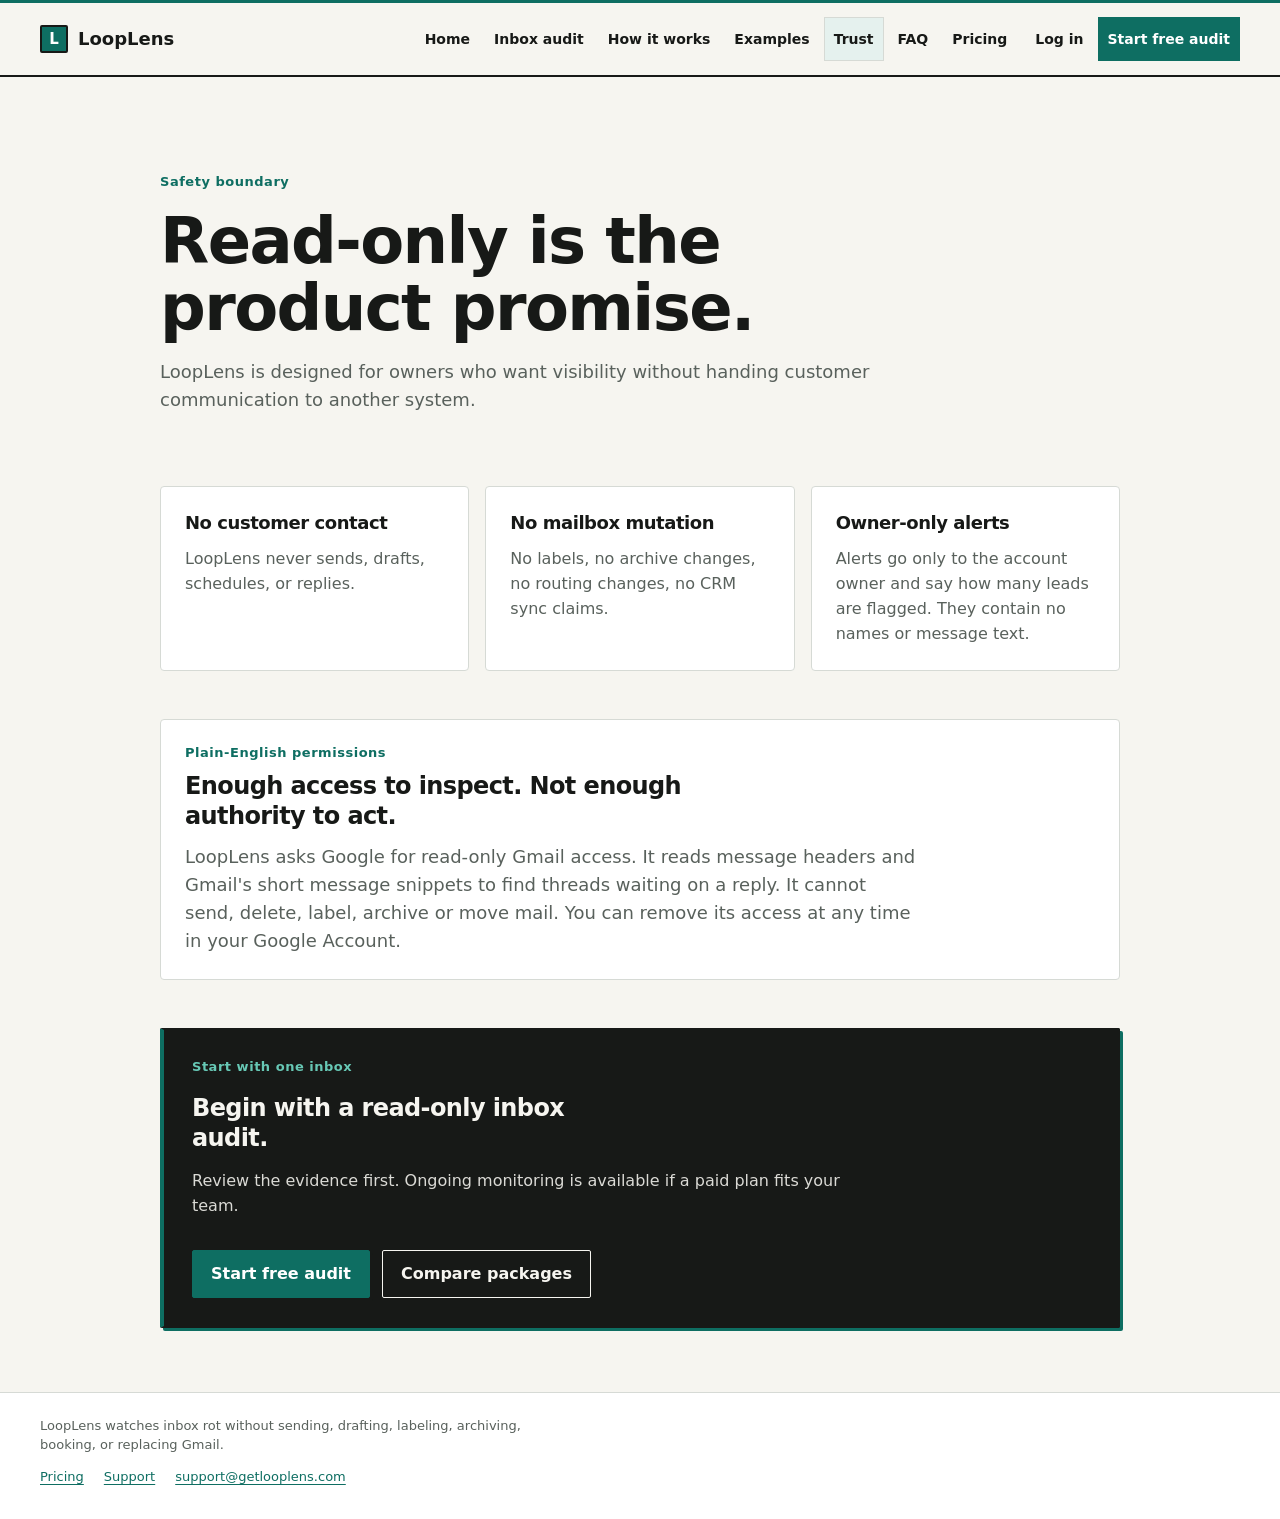
<file: trust.html>
<!doctype html>
<html lang="en">
<head><meta charset="utf-8" /><meta name="viewport" content="width=device-width, initial-scale=1" /><meta name="color-scheme" content="light dark" /><title>Read-Only Trust | LoopLens</title><link rel="stylesheet" href="styles.css" /></head>
<body>
  <a class="skip-link" href="#main">Skip to content</a>
  <header class="site-header">
  <div class="header-inner">
    <a class="brand" href="./"><span class="mark" aria-hidden="true"></span><span>LoopLens</span></a>
    <nav class="nav desktop-nav" aria-label="Primary">
        <a href="./">Home</a>
        <a href="audit.html">Inbox audit</a>
        <a href="how-it-works.html">How it works</a>
        <a href="examples.html">Examples</a>
        <a href="trust.html" aria-current="page">Trust</a>
        <a href="faq.html">FAQ</a>
        <a href="pricing.html">Pricing</a>
        <a class="nav-login" data-app-path="/login" href="https://app.getlooplens.com/login">Log in</a>
        <a class="primary" data-app-path="/signup?plan=free_audit" href="https://app.getlooplens.com/signup?plan=free_audit">Start free audit</a>
    </nav>
    <details class="mobile-menu">
      <summary>Menu</summary>
      <div class="mobile-menu-panel">
        <nav class="nav" aria-label="Mobile">
        <a href="./">Home</a>
        <a href="audit.html">Inbox audit</a>
        <a href="how-it-works.html">How it works</a>
        <a href="examples.html">Examples</a>
        <a href="trust.html" aria-current="page">Trust</a>
        <a href="faq.html">FAQ</a>
        <a href="pricing.html">Pricing</a>
        <a class="nav-login" data-app-path="/login" href="https://app.getlooplens.com/login">Log in</a>
        <a class="primary" data-app-path="/signup?plan=free_audit" href="https://app.getlooplens.com/signup?plan=free_audit">Start free audit</a>
        </nav>
      </div>
    </details>
  </div>
</header>
  <main id="main" class="site-main">
    <section class="page-hero"><p class="eyebrow">Safety boundary</p><h1>Read-only is the product promise.</h1><p class="lede">LoopLens is designed for owners who want visibility without handing customer communication to another system.</p></section>
    <section class="section"><div class="grid-3"><div class="panel"><h3>No customer contact</h3><p>LoopLens never sends, drafts, schedules, or replies.</p></div><div class="panel"><h3>No mailbox mutation</h3><p>No labels, no archive changes, no routing changes, no CRM sync claims.</p></div><div class="panel"><h3>Owner-only alerts</h3><p>Alerts go only to the account owner and say how many leads are flagged. They contain no names or message text.</p></div></div></section>
    <section class="section"><div class="report-card"><div class="label">Plain-English permissions</div><h2>Enough access to inspect. Not enough authority to act.</h2><p class="lede">LoopLens asks Google for read-only Gmail access. It reads message headers and Gmail's short message snippets to find threads waiting on a reply. It cannot send, delete, label, archive or move mail. You can remove its access at any time in your Google Account.</p></div></section>

    <section class="section page-end-cta">
      <div class="callout">
        <p class="eyebrow">Start with one inbox</p>
        <h2>Begin with a read-only inbox audit.</h2>
        <p>Review the evidence first. Ongoing monitoring is available if a paid plan fits your team.</p>
        <div class="actions">
          <a class="button primary" data-app-path="/signup?plan=free_audit" href="https://app.getlooplens.com/signup?plan=free_audit">Start free audit</a>
          <a class="button" href="pricing.html">Compare packages</a>
        </div>
      </div>
    </section>
  </main>
  <footer class="footer"><div class="footer-inner"><p>LoopLens watches inbox rot without sending, drafting, labeling, archiving, booking, or replacing Gmail.</p><nav class="footer-nav" aria-label="Legal and support"><a href="pricing.html">Pricing</a><a href="support">Support</a><a href="mailto:support@getlooplens.com">support@getlooplens.com</a></nav></div></footer>
</body>
</html>
</file>
<file: styles.css>
:root {
  color-scheme: light dark;
  --canvas: #F6F5F0;
  --card: #FFFFFF;
  --ink: #171917;
  --secondary: #59615C;
  --rule: #D6DAD5;
  --control-border: #747D76;
  --teal: #0E6E62;
  --teal-hover: #0A5C52;
  --teal-soft: #E5F1EE;
  --primary-ink: #FFFFFF;
  --callout-accent: #67C8B5;
  --warning: #9A4515;
  --warning-fill: #FFF2E5;
  --error: #B42318;
  --error-fill: #FDECEA;
  --page-gutter: 32px;
  --focus: #0E6E62;
  --font-body: Inter, ui-sans-serif, system-ui, -apple-system, BlinkMacSystemFont, "Segoe UI", sans-serif;
}

@media (prefers-color-scheme: dark) {
  :root {
    --canvas: #101412;
    --card: #19201C;
    --ink: #F2F4EE;
    --secondary: #B1BAB3;
    --rule: #3C4940;
    --control-border: #829087;
    --teal: #67C8B5;
    --teal-hover: #8AD8C8;
    --teal-soft: #20362F;
    --primary-ink: #101412;
    --callout-accent: #0E6E62;
    --warning: #FFC18A;
    --warning-fill: #3A281B;
    --error: #FFAAA2;
    --error-fill: #3A2221;
    --focus: #67C8B5;
  }
}

@media (max-width: 959px) {
  :root { --page-gutter: 24px; }
}

@media (max-width: 639px) {
  :root { --page-gutter: 20px; }
}

@media (max-width: 359px) {
  :root { --page-gutter: 16px; }
}

* { box-sizing: border-box; }

html {
  scroll-behavior: smooth;
  scroll-padding-top: 96px;
}

body {
  margin: 0;
  background: var(--canvas);
  color: var(--ink);
  font: 400 16px/1.55 var(--font-body);
  text-rendering: optimizeLegibility;
}

a {
  color: var(--teal);
  text-decoration-thickness: 1px;
  text-underline-offset: 3px;
}

a:hover { color: var(--teal-hover); }

button, a { -webkit-tap-highlight-color: transparent; }

a:focus-visible,
button:focus-visible,
summary:focus-visible {
  outline: 3px solid var(--focus);
  outline-offset: 3px;
  border-radius: 2px;
}

.skip-link {
  position: absolute;
  z-index: 100;
  top: 8px;
  left: var(--page-gutter);
  transform: translateY(-160%);
  padding: 10px 14px;
  border: 1px solid var(--ink);
  background: var(--card);
  color: var(--ink);
  font-weight: 650;
}

.skip-link:focus { transform: translateY(0); }

.site-header {
  position: sticky;
  z-index: 20;
  top: 0;
  border-top: 3px solid var(--teal);
  border-bottom: 2px solid var(--ink);
  background: var(--canvas);
}

.header-inner {
  position: relative;
  display: flex;
  width: min(1200px, calc(100% - var(--page-gutter) - var(--page-gutter)));
  min-height: 72px;
  margin: 0 auto;
  align-items: center;
  justify-content: space-between;
  gap: 20px;
}

.brand {
  display: inline-flex;
  min-height: 44px;
  flex: 0 0 auto;
  align-items: center;
  gap: 10px;
  color: var(--ink);
  font-size: 18px;
  font-weight: 700;
  text-decoration: none;
}

.brand:hover { color: var(--ink); }

.mark {
  display: inline-grid;
  width: 28px;
  height: 28px;
  flex: 0 0 auto;
  place-items: center;
  border: 2px solid var(--ink);
  border-radius: 2px;
  background: var(--teal);
  color: var(--card);
}

.mark::after {
  content: "L";
  font-size: 15px;
  font-weight: 700;
  line-height: 1;
}

.nav {
  display: flex;
  min-width: 0;
  flex-wrap: wrap;
  align-items: center;
  justify-content: flex-end;
  gap: 4px;
}

.nav a {
  display: inline-flex;
  min-height: 44px;
  align-items: center;
  justify-content: center;
  padding: 8px 9px;
  border: 1px solid transparent;
  color: var(--ink);
  font-size: 14px;
  font-weight: 550;
  line-height: 1.35;
  text-decoration: none;
  white-space: nowrap;
}

.nav a:hover,
.nav a[aria-current="page"] {
  background: var(--teal-soft);
  color: var(--ink);
}

.nav a[aria-current="page"] { border-color: var(--rule); }

.nav .nav-login { margin-left: 4px; }

.nav .primary,
.button.primary {
  border: 1px solid var(--teal);
  background: var(--teal);
  color: var(--primary-ink);
  font-weight: 650;
}

.nav .primary:hover,
.button.primary:hover {
  border-color: var(--teal-hover);
  background: var(--teal-hover);
  color: var(--primary-ink);
}

.mobile-menu { display: none; }

.site-main {
  width: min(960px, calc(100% - var(--page-gutter) - var(--page-gutter)));
  margin: 0 auto;
  padding: 32px 0 64px;
}

.site-main--wide {
  width: min(1200px, calc(100% - var(--page-gutter) - var(--page-gutter)));
  max-width: 1200px;
}

h1, h2, h3 {
  margin: 0;
  color: var(--ink);
  font-family: var(--font-body);
  letter-spacing: -0.025em;
}

h1 {
  max-width: 17ch;
  font-size: clamp(40px, 5.25vw, 64px);
  font-weight: 700;
  line-height: 1.05;
}

h2 {
  max-width: 30ch;
  font-size: 24px;
  font-weight: 650;
  line-height: 1.25;
}

h3 {
  font-size: 18px;
  font-weight: 650;
  line-height: 1.35;
}

p { margin: 0; }
main p { max-width: 64ch; }

.eyebrow,
.label,
.kicker {
  margin: 0;
  color: var(--teal);
  font-size: 13px;
  font-weight: 650;
  letter-spacing: 0.04em;
  line-height: 1.45;
}

.lede {
  max-width: 64ch;
  color: var(--secondary);
  font-size: 18px;
  line-height: 1.55;
}

.page-hero {
  display: grid;
  max-width: 800px;
  gap: 16px;
  padding: 64px 0 24px;
}

.page-hero h1 { max-width: 18ch; }

.section {
  display: grid;
  gap: 24px;
  margin-top: 48px;
  scroll-margin-top: 96px;
}

.section-head {
  display: grid;
  max-width: 760px;
  gap: 8px;
}

.section-head p,
.panel p,
.report-card p,
.example-card p,
.faq-item p,
.callout p,
.footer p {
  max-width: 64ch;
  color: var(--secondary);
}

.actions {
  display: flex;
  flex-wrap: wrap;
  align-items: center;
  gap: 12px;
  margin-top: 16px;
}

.button {
  display: inline-flex;
  min-width: 44px;
  min-height: 48px;
  align-items: center;
  justify-content: center;
  padding: 11px 18px;
  border: 1px solid var(--control-border);
  border-radius: 2px;
  background: var(--card);
  color: var(--ink);
  font: 600 16px/1.4 var(--font-body);
  text-align: center;
  text-decoration: none;
}

.button:hover {
  border-color: var(--teal);
  background: var(--teal-soft);
  color: var(--ink);
}

.button.primary { box-shadow: 3px 3px 0 var(--ink); }

.button:active { transform: translate(1px, 1px); }

.audit-hero {
  display: grid;
  grid-template-columns: minmax(320px, 0.9fr) minmax(0, 1.45fr);
  align-items: stretch;
  gap: 20px;
  padding: 24px 0 8px;
}

.audit-hero > * { min-width: 0; }

.audit-summary,
.audit-scope,
.audit-sheet,
.panel,
.report-card,
.example-card,
.faq-item {
  min-width: 0;
  border: 1px solid var(--rule);
  border-radius: 4px;
  background: var(--card);
}

.audit-summary,
.audit-scope {
  display: flex;
  flex-direction: column;
  gap: 16px;
  padding: 24px;
}

.audit-summary { border-top: 3px solid var(--teal); }

.audit-summary h1 {
  max-width: 16ch;
  font-size: clamp(40px, 3.2vw, 48px);
}

.audit-summary > p:not(.eyebrow) { color: var(--secondary); }

.audit-summary .stamp {
  width: fit-content;
  padding: 6px 9px;
  border: 1px solid var(--rule);
  border-radius: 2px;
  color: var(--secondary);
  font-size: 13px;
  line-height: 1.45;
}

.audit-summary .hero-actions {
  display: grid;
  margin-top: 0;
}

.audit-summary .hero-primary { width: 100%; }

.audit-summary .hero-secondary {
  border-color: transparent;
  background: transparent;
  box-shadow: none;
  color: var(--teal);
  text-decoration: underline;
  text-underline-offset: 3px;
}

.audit-scope {
  display: grid;
  grid-column: 1 / -1;
  grid-template-columns: repeat(4, minmax(0, 1fr));
}

.audit-scope > .kicker { grid-column: 1 / -1; }

.metric {
  padding-top: 14px;
  border-top: 1px solid var(--rule);
}

.metric strong {
  display: block;
  color: var(--ink);
  font-size: 28px;
  font-weight: 650;
  line-height: 1.2;
}

.metric span {
  color: var(--secondary);
  font-size: 13px;
  line-height: 1.45;
}

.audit-sheet {
  overflow: hidden;
  padding: 20px;
}

.sample-report { box-shadow: 3px 3px 0 var(--ink); }

.report-artifact-top {
  display: flex;
  flex-wrap: wrap;
  justify-content: space-between;
  gap: 6px 16px;
  padding-bottom: 12px;
  border-bottom: 1px solid var(--rule);
  color: var(--secondary);
  font-size: 13px;
  line-height: 1.45;
}

.report-artifact-top span:first-child {
  color: var(--teal);
  font-weight: 650;
}

.sample-watermark { display: none; }

.sheet-banner {
  display: flex;
  align-items: center;
  justify-content: space-between;
  gap: 16px;
  padding: 20px 0 16px;
  border-bottom: 1px solid var(--rule);
}

.sheet-banner h2 {
  max-width: 22ch;
  margin-top: 6px;
  font-size: 22px;
  line-height: 1.25;
}

.grade-chip,
.grade {
  display: inline-grid;
  min-width: 48px;
  min-height: 48px;
  flex: 0 0 auto;
  place-items: center;
  padding: 6px;
  border: 1px solid var(--ink);
  border-radius: 2px;
  background: var(--teal-soft);
  color: var(--ink);
  font-size: 18px;
  font-weight: 700;
  line-height: 1.2;
}

.sheet-head,
.thread-row {
  display: grid;
  grid-template-columns: minmax(0, 1.8fr) minmax(58px, 0.55fr) minmax(68px, 0.7fr) minmax(92px, 0.85fr);
  gap: 0;
}

.sheet-head {
  padding: 10px 0 8px;
  border-bottom: 1px solid var(--rule);
  color: var(--secondary);
  font-size: 13px;
  font-weight: 600;
  line-height: 1.45;
}

.sheet-head > div,
.thread-row > div {
  min-width: 0;
  padding: 9px 8px;
  overflow-wrap: anywhere;
}

.sheet-head > div:first-child,
.thread-row > div:first-child { padding-left: 0; }

.thread-row {
  border-bottom: 1px solid var(--rule);
  font-size: 13px;
  line-height: 1.45;
}

.subject { color: var(--ink); font-size: 14px; font-weight: 650; }
.why { margin-top: 3px; color: var(--secondary); }
.age, .owner, .risk { color: var(--ink); }
.ok { color: var(--teal); font-weight: 650; }
.owner { font-weight: 550; }

.sample-report-note {
  padding-top: 14px;
  color: var(--secondary);
  font-size: 13px;
  line-height: 1.45;
}

.audit-scope .rule {
  display: grid;
  gap: 4px;
  padding-top: 12px;
  border-top: 1px solid var(--rule);
}

.rule b { font-weight: 650; }
.rule span { color: var(--secondary); }

.proof-note {
  display: grid;
  gap: 6px;
  margin-top: auto;
  padding: 16px;
  border-left: 3px solid var(--teal);
  background: var(--teal-soft);
}

.proof-note strong { font-size: 18px; font-weight: 650; }
.proof-note span { color: var(--secondary); }

.page-hero,
.section-head,
.panel,
.report-card,
.faq-item,
.example-card,
.callout {
  overflow-wrap: anywhere;
}

.panel,
.report-card,
.faq-item,
.example-card { padding: 24px; }

.panel,
.report-card,
.faq-item { display: grid; align-content: start; gap: 12px; }

.panel .label,
.report-card .label { margin-bottom: -4px; }

.grid-3,
.split,
.pricing-grid {
  display: grid;
  min-width: 0;
  gap: 16px;
}

.grid-3 { grid-template-columns: repeat(3, minmax(0, 1fr)); }
.split { grid-template-columns: repeat(2, minmax(0, 1fr)); }
.pricing-grid { grid-template-columns: repeat(4, minmax(0, 1fr)); }

.pricing-grid > .panel {
  display: flex;
  min-height: 100%;
  flex-direction: column;
  gap: 12px;
  padding: 20px;
}

.pricing-grid .actions {
  width: 100%;
  margin-top: auto;
  padding-top: 12px;
}

.pricing-grid .button { width: 100%; }

#plans { scroll-margin-top: 96px; }
#plans > p { max-width: 72ch; color: var(--secondary); }

.score-top {
  display: flex;
  align-items: center;
  justify-content: space-between;
  gap: 16px;
}

.grade-risk {
  border-color: var(--warning);
  background: var(--warning-fill);
  color: var(--warning);
}

.report-list { display: grid; }

.report-row {
  display: grid;
  grid-template-columns: minmax(100px, 0.65fr) minmax(0, 1.6fr);
  gap: 12px;
  padding: 14px 0;
  border-top: 1px solid var(--rule);
}

.report-row strong { color: var(--ink); font-weight: 600; }
.report-row span { color: var(--secondary); }

.callout {
  display: grid;
  gap: 16px;
  padding: 28px;
  border: 2px solid var(--ink);
  border-left: 4px solid var(--teal);
  border-radius: 2px;
  background: var(--ink);
  color: var(--canvas);
  box-shadow: 3px 3px 0 var(--teal);
}

.callout h2 { max-width: 24ch; color: var(--canvas); }
.callout p { color: var(--canvas); opacity: 0.88; }
.callout .eyebrow { color: var(--callout-accent); opacity: 1; }
.callout .button { width: fit-content; }
.callout .button:not(.primary) {
  border-color: var(--canvas);
  background: transparent;
  color: var(--canvas);
}

.callout .button:not(.primary):hover {
  background: var(--teal-soft);
  color: var(--ink);
}

.stack { display: grid; gap: 16px; }

.footer {
  border-top: 1px solid var(--rule);
  background: var(--card);
}

.footer-inner {
  width: min(1200px, calc(100% - var(--page-gutter) - var(--page-gutter)));
  margin: 0 auto;
  padding: 24px 0 32px;
}

.footer p {
  font-size: 13px;
  line-height: 1.45;
}

.footer-nav {
  display: flex;
  flex-wrap: wrap;
  gap: 8px 20px;
  margin-top: 12px;
  font-size: 13px;
}

.legal {
  display: grid;
  gap: 16px;
  max-width: 72ch;
  margin-top: 24px;
}

.legal h2 { margin-top: 24px; font-size: 24px; }
.legal h3 { margin-top: 8px; }
.legal p, .legal li { color: var(--ink); line-height: 1.6; }
.legal ul { margin: 0; padding-left: 22px; display: grid; gap: 8px; }
.legal .updated { color: var(--secondary); font-size: 14px; }

.draft-banner {
  padding: 12px 16px;
  border: 1px solid var(--warning);
  background: var(--warning-fill);
  color: var(--warning);
  font-weight: 650;
}

.placeholder {
  background: var(--warning-fill);
  color: var(--warning);
  font-weight: 650;
}

@media (max-width: 1179px) {
  .pricing-grid { grid-template-columns: repeat(2, minmax(0, 1fr)); }
}

@media (max-width: 959px) {
  .site-main--wide .audit-hero {
    grid-template-columns: minmax(0, 0.9fr) minmax(0, 1.3fr);
  }

  .site-main--wide .audit-scope {
    display: grid;
    grid-column: 1 / -1;
    grid-template-columns: repeat(2, minmax(0, 1fr));
  }

  .site-main--wide .audit-scope > .kicker { grid-column: 1 / -1; }
}

@media (max-width: 959px) {
  .desktop-nav { display: none; }

  .mobile-menu {
    position: relative;
    display: block;
  }

  .mobile-menu > summary {
    display: inline-flex;
    min-width: 72px;
    min-height: 44px;
    align-items: center;
    justify-content: center;
    padding: 8px 14px;
    border: 1px solid var(--control-border);
    border-radius: 2px;
    background: var(--card);
    color: var(--ink);
    cursor: pointer;
    font-size: 15px;
    font-weight: 600;
    list-style: none;
  }

  .mobile-menu > summary::-webkit-details-marker { display: none; }

  .mobile-menu[open] > summary {
    border-color: var(--teal);
    background: var(--teal-soft);
  }

  .mobile-menu-panel {
    position: absolute;
    z-index: 30;
    top: calc(100% + 8px);
    right: 0;
    width: min(320px, calc(100vw - var(--page-gutter) - var(--page-gutter)));
    padding: 12px;
    border: 1px solid var(--ink);
    background: var(--card);
    box-shadow: 3px 3px 0 var(--ink);
  }

  .mobile-menu-panel .nav {
    display: grid;
    grid-template-columns: 1fr;
    gap: 4px;
  }

  .mobile-menu-panel .nav a {
    width: 100%;
    justify-content: flex-start;
    white-space: normal;
  }

  .mobile-menu-panel .nav .primary {
    justify-content: center;
    margin-top: 4px;
  }

  .mobile-menu-panel .nav-login { margin-left: 0; }
}

@media (max-width: 959px) {
  :root { --page-gutter: 24px; }
  .grid-3 { grid-template-columns: 1fr; }
}

@media (max-width: 760px) {
  .site-main--wide .audit-hero { grid-template-columns: minmax(0, 1fr); }
  .site-main--wide .audit-scope { grid-column: auto; grid-template-columns: 1fr; }
  .site-main--wide .audit-scope > .kicker { grid-column: auto; }
  .page-hero { padding: 40px 0 16px; }
  .section { gap: 20px; margin-top: 32px; }
  .grid-3, .split { grid-template-columns: 1fr; }
  .panel, .report-card, .faq-item, .example-card { padding: 20px; }
  .callout { padding: 20px; }
}

@media (max-width: 639px) {
  :root { --page-gutter: 20px; }
  .pricing-grid { grid-template-columns: 1fr; }
  .audit-sheet { padding: 16px; }
  .sheet-head { display: none; }
  .thread-row { grid-template-columns: repeat(2, minmax(0, 1fr)); }
  .thread-row > div:first-child { grid-column: 1 / -1; }
  .thread-row > div:not(:first-child) {
    display: grid;
    align-content: start;
    gap: 3px;
    padding-inline: 0;
  }
  .thread-row > div:not(:first-child)::before {
    content: attr(data-label);
    color: var(--secondary);
    font-size: 13px;
    font-weight: 600;
  }
  .report-row { grid-template-columns: 1fr; gap: 4px; }
  .actions .button { flex: 1 1 100%; }
  .callout .button { width: 100%; }
}

@media (max-width: 359px) {
  :root { --page-gutter: 16px; }
  h1 { font-size: 40px; }
  .audit-summary, .audit-scope { padding: 20px; }
}

@media (prefers-reduced-motion: reduce) {
  html { scroll-behavior: auto; }
  *, *::before, *::after {
    scroll-behavior: auto !important;
    animation-duration: 0.01ms !important;
    animation-iteration-count: 1 !important;
    transition-duration: 0.01ms !important;
  }
}
</file>
